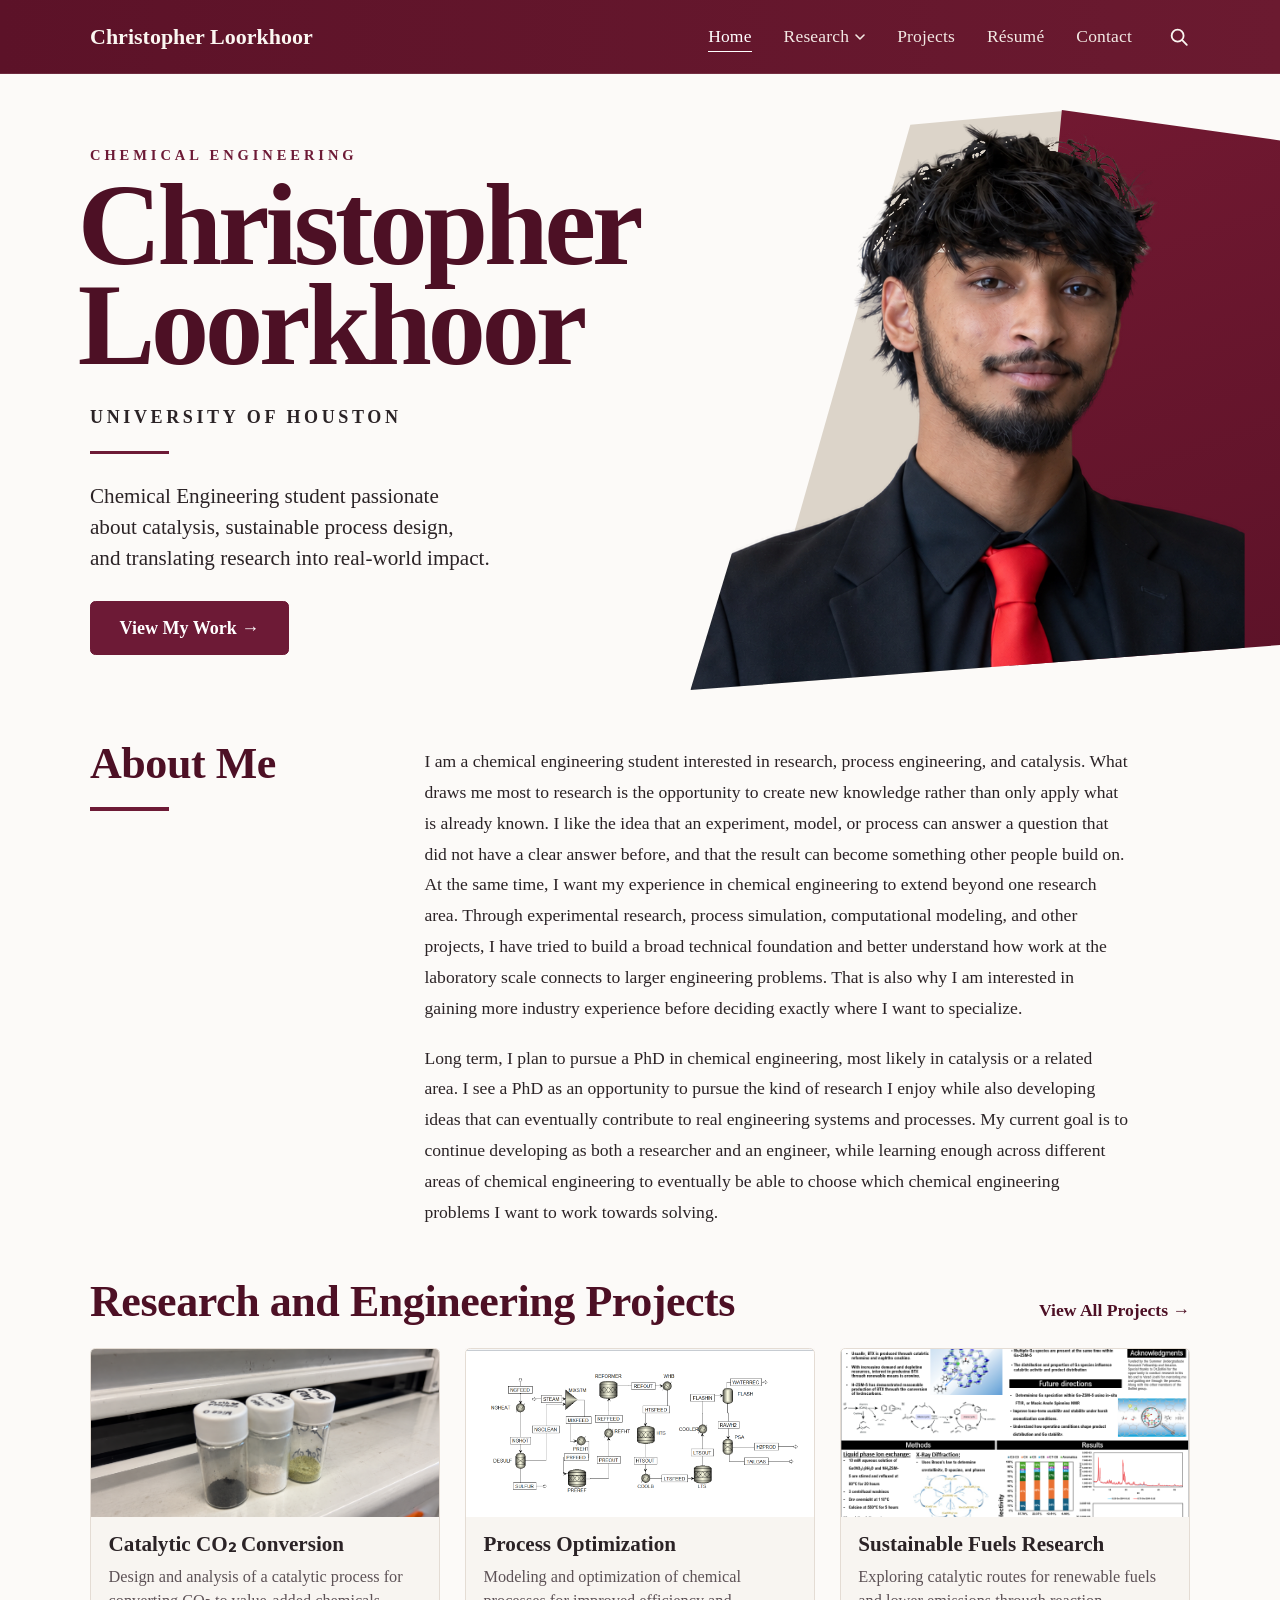
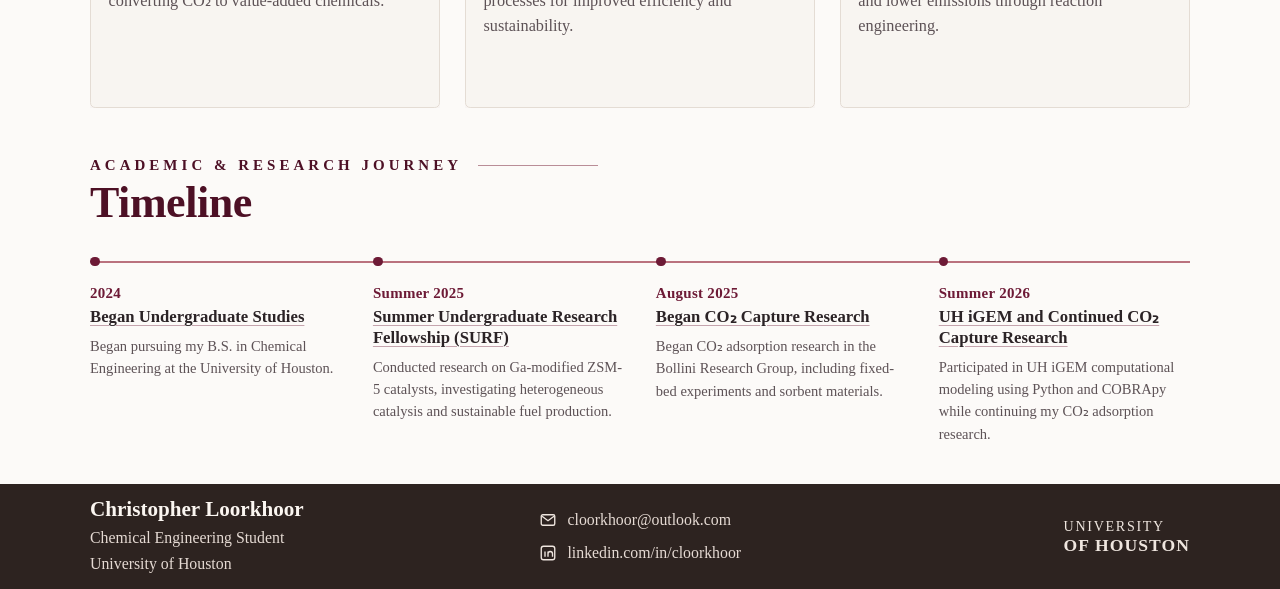
<file: index.html>
<!DOCTYPE html>
<html lang="en">
  <head>
    <meta charset="utf-8" />
    <meta name="viewport" content="width=device-width, initial-scale=1.0" />
    <meta
      name="description"
      content="Christopher Loorkhoor's chemical engineering portfolio: research, projects, and engineering experience."
    />
    <meta name="theme-color" content="#fcfaf8" />
    <title>Chemical Engineering Portfolio | Christopher Loorkhoor</title>
    <link href="assets/favicon.svg" rel="icon" type="image/svg+xml" />
    <link href="styles.css" rel="stylesheet" />
    <link href="homepage.css" rel="stylesheet" />
    <style>
      /* Homepage timeline links: kept here so only index.html needs updating. */
      .page-index a.timeline-title {
        text-decoration: underline;
        text-decoration-color: rgba(109, 26, 54, 0.38);
        text-decoration-thickness: 1px;
        text-underline-offset: 0.18em;
        transition: color 160ms ease, text-decoration-color 160ms ease;
      }
      .page-index a.timeline-title:hover,
      .page-index a.timeline-title:focus-visible {
        color: var(--h-wine);
        text-decoration-color: currentColor;
      }
      .page-index a.timeline-title:focus-visible {
        outline: 2px solid var(--h-wine);
        outline-offset: 4px;
      }
    </style>
  </head>
  <body class="page-index portfolio-redesign">
    <a class="skip-link" href="#main">Skip to content</a>

    <!-- ================================================================
         HEADER AND NAVIGATION
         ================================================================ -->
    <header class="site-header" data-header>
      <a class="wordmark" href="index.html" aria-label="Christopher Loorkhoor, home" aria-current="page">
        <span class="wordmark-name">Christopher Loorkhoor</span>
      </a>
      <button class="menu-toggle" type="button" aria-expanded="false" aria-controls="primary-nav">
        <span></span>
        <span></span>
        <span></span>
        <span class="sr-only">Open navigation</span>
      </button>
      <nav id="primary-nav" class="primary-nav" aria-label="Primary navigation">
        <a href="index.html" aria-current="page">Home</a>
        <details class="research-nav">
          <summary>Research</summary>
          <div class="research-nav-pages">
            <a href="research.html">Research Overview</a>
            <a href="sorbents.html">CO₂ Capture and Sorbents</a>
            <a href="catalysis.html">Catalysis and Sustainable Fuels</a>
          </div>
        </details>
        <a href="projects.html">Projects</a>

        <a href="resume.html">Résumé</a>
        <a href="contact.html">Contact</a>
      </nav>
      <!-- Search icon: links to the Projects page (there is no site search). -->
      <a class="header-search" href="projects.html" aria-label="Browse projects">
        <svg viewBox="0 0 24 24" width="20" height="20" fill="none" stroke="currentColor" stroke-width="2" stroke-linecap="round" aria-hidden="true"><circle cx="10.5" cy="10.5" r="6.5"/><path d="m15.5 15.5 5 5"/></svg>
      </a>
    </header>

    <main id="main" class="home-main">
      <!-- ================================================================
           HERO
           ================================================================ -->
      <section class="home-hero">
        <div class="hero-copy">
          <p class="eyebrow-label">Chemical Engineering</p>
          <h1>Christopher <span>Loorkhoor</span></h1>
          <p class="hero-school">University of Houston</p>
          <div class="hero-divider"></div>
          <p class="hero-summary">
            Chemical Engineering student passionate<br class="hero-br" />
            about catalysis, sustainable process design,<br class="hero-br" />
            and translating research into real-world impact.
          </p>
          <div class="hero-actions">
            <a class="button button-primary" href="research.html">View My Work →</a>
          </div>
        </div>

        <div class="hero-visual">
          <!-- HERO PORTRAIT STAGE: beige + burgundy panels sit behind the portrait (all positioned in homepage.css). -->
          <div class="hero-stage">
            <div class="hero-panel hero-panel--beige"></div>
            <div class="hero-panel hero-panel--wine"></div>
            <figure class="hero-photo">
              <!-- IMAGE: Portrait-cutout.png is your Portrait.jpg with the background removed.
                   To use the original photo instead, change src to assets/Portrait.jpg
                   (it will then show its own background inside the diagonal frame). -->
              <img class="replaceable-image" src="assets/Portrait-cutout.png" alt="Portrait of Christopher Loorkhoor" data-no-lightbox />
            </figure>
          </div>
        </div>
      </section>

      <!-- ================================================================
           ABOUT ME
           Edit the two paragraphs below. The nav "About" link jumps here (#about).
           ================================================================ -->
      <section class="home-about section-shell" id="about">
        <div class="about-heading">
          <h2>About Me</h2>
          <div class="about-rule"></div>
        </div>
        <div class="about-text">
          <p>
            I am a chemical engineering student interested in research, process engineering, and catalysis.
            What draws me most to research is the opportunity to create new knowledge rather than only apply
            what is already known. I like the idea that an experiment, model, or process can answer a question
            that did not have a clear answer before, and that the result can become something other people build
            on. At the same time, I want my experience in chemical engineering to extend beyond one research area.
            Through experimental research, process simulation, computational modeling, and other projects, I have
            tried to build a broad technical foundation and better understand how work at the laboratory scale
            connects to larger engineering problems. That is also why I am interested in gaining more industry
            experience before deciding exactly where I want to specialize.
          </p>
          <p>
            Long term, I plan to pursue a PhD in chemical engineering, most likely in catalysis or a related area.
            I see a PhD as an opportunity to pursue the kind of research I enjoy while also developing ideas that
            can eventually contribute to real engineering systems and processes. My current goal is to continue
            developing as both a researcher and an engineer, while learning enough across different areas of
            chemical engineering to eventually be able to choose which chemical engineering problems I want to
            work towards solving.
          </p>
        </div>
      </section>

      <!-- ================================================================
           RESEARCH AND ENGINEERING PROJECTS
           ================================================================ -->
      <section class="home-section section-shell">
        <div class="section-heading-row">
          <h2>Research and Engineering Projects</h2>
          <a class="text-link" href="projects.html">View All Projects →</a>
        </div>

        <div class="project-card-grid">
          <article class="project-card">
            <a class="project-card-link" href="sorbents.html">
              <span class="project-card-image">
                <!-- Replace assets/homepage/GaZSM5.png with another approved catalysis image if desired. -->
                <!-- IMAGE: change src to your filename; add a descriptive alt value. -->
                <img class="replaceable-image" src="assets/Samples.png" alt="Ga-ZSM-5 catalysis poster" />
              </span>
              <span class="project-card-body">
                <strong>Catalytic CO₂ Conversion</strong>
                <span>
                  Design and analysis of a catalytic process for converting CO₂ to <span class="nowrap">value-added</span> chemicals.
                </span>
               <!--<small class="tag-row">
                  <span>Catalysis</span><span>Process Design</span><span>Simulation</span>
                </small>-->
              </span>
            </a>
          </article>

          <article class="project-card">
            <a class="project-card-link" href="projects.html#smr">
              <span class="project-card-image">
                <!-- Replace assets/aspen-smr-flowsheet.png with another approved process image if desired. -->
                <!-- IMAGE: change src to your filename; add a descriptive alt value. -->
                <img class="replaceable-image" src="assets/aspen-smr-flowsheet.png" alt="Aspen Plus steam methane reforming flowsheet" />
              </span>
              <span class="project-card-body">
                <strong>Process Optimization</strong>
                <span>
                  Modeling and optimization of chemical processes for improved efficiency and sustainability.
                </span>
                <!--<small class="tag-row">
                  <span>Optimization</span><span>Aspen Plus</span><span>Techno-Econ</span>
                </small>-->
              </span>
            </a>
          </article>

          <article class="project-card">
            <a class="project-card-link" href="catalysis.html">
              <span class="project-card-image">
                <!-- Replace assets/Samples.png with another approved sorbent image if desired. -->
                <!-- IMAGE: change src to your filename; add a descriptive alt value. -->
                <img class="replaceable-image" src="assets/homepage/GaZSM5.png" alt="Nickel-cerium sorbent samples" />
              </span>
              <span class="project-card-body">
                <strong>Sustainable Fuels Research</strong>
                <span>
                  Exploring catalytic routes for renewable fuels and lower emissions through reaction engineering.
                </span>
                <!--<small class="tag-row">
                  <span>Renewable Fuels</span><span>Kinetics</span><span>Research</span>
                </small>-->
              </span>
            </a>
          </article>
        </div>
      </section>

      <!-- ================================================================
           TIMELINE
           ================================================================ -->
      <section class="home-section section-shell home-timeline-section">
        <div class="section-kicker-row">
          <p class="section-kicker">Academic &amp; Research Journey</p>
        </div>
        <div class="section-heading-row section-heading-row--stacked">
          <h2>Timeline</h2>
        </div>

        <!-- TIMELINE: four milestones. Copy a <article> block to add another (also change the
             column count in homepage.css: grid-template-columns on .mini-timeline). -->
        <div class="mini-timeline" aria-label="Academic and research timeline">
          <div class="timeline-line"></div>
          <article class="timeline-step">
            <span class="timeline-dot"></span>
            <h3>2024</h3>
            <a class="timeline-title" href="resume.html">Began Undergraduate Studies</a>
            <p>Began pursuing my B.S. in Chemical Engineering at the University of Houston.</p>
          </article>
          <article class="timeline-step">
            <span class="timeline-dot"></span>
            <h3>Summer 2025</h3>
            <a class="timeline-title" href="catalysis.html">Summer Undergraduate Research Fellowship (SURF)</a>
            <p>Conducted research on Ga-modified ZSM-5 catalysts, investigating heterogeneous catalysis and sustainable fuel production.</p>
          </article>
          <article class="timeline-step">
            <span class="timeline-dot"></span>
            <h3>August 2025</h3>
            <a class="timeline-title" href="sorbents.html">Began CO₂ Capture Research</a>
            <p>Began CO₂ adsorption research in the Bollini Research Group, including fixed-bed experiments and sorbent materials.</p>
          </article>
          <article class="timeline-step">
            <span class="timeline-dot"></span>
            <h3>Summer 2026</h3>
            <a class="timeline-title" href="projects.html#igem">UH iGEM and Continued CO₂ Capture Research</a>
            <p>Participated in UH iGEM computational modeling using Python and COBRApy while continuing my CO₂ adsorption research.</p>
          </article>
        </div>
      </section>
    </main>

    <!-- ================================================================
         FOOTER
         ================================================================ -->
    <footer class="site-footer home-footer">
      <div class="home-footer-inner">
        <div class="home-footer-col">
          <strong>Christopher Loorkhoor</strong>
          <span>Chemical Engineering Student</span>
          <span>University of Houston</span>
        </div>
        <div class="home-footer-col home-footer-col--center">
          <a href="mailto:cloorkhoor@outlook.com">
            <svg viewBox="0 0 24 24" width="18" height="18" fill="none" stroke="currentColor" stroke-width="1.8" aria-hidden="true"><rect x="3" y="5" width="18" height="14" rx="2"/><path d="m4 7 8 6 8-6"/></svg>
            cloorkhoor@outlook.com
          </a>
          <span>
            <svg viewBox="0 0 24 24" width="18" height="18" fill="none" stroke="currentColor" stroke-width="1.8" aria-hidden="true"><rect x="3" y="3" width="18" height="18" rx="3"/><path d="M8 10v7M8 7v.01M12 17v-7m0 3a3 3 0 0 1 6 0v4"/></svg>
            linkedin.com/in/cloorkhoor
          </span>
        </div>
        <div class="home-footer-col home-footer-col--right">
          <span class="home-footer-uh">University<br /><b>of Houston</b></span>
        </div>
      </div>
    </footer>

    <script src="script.js"></script>
  </body>
</html>
</file>
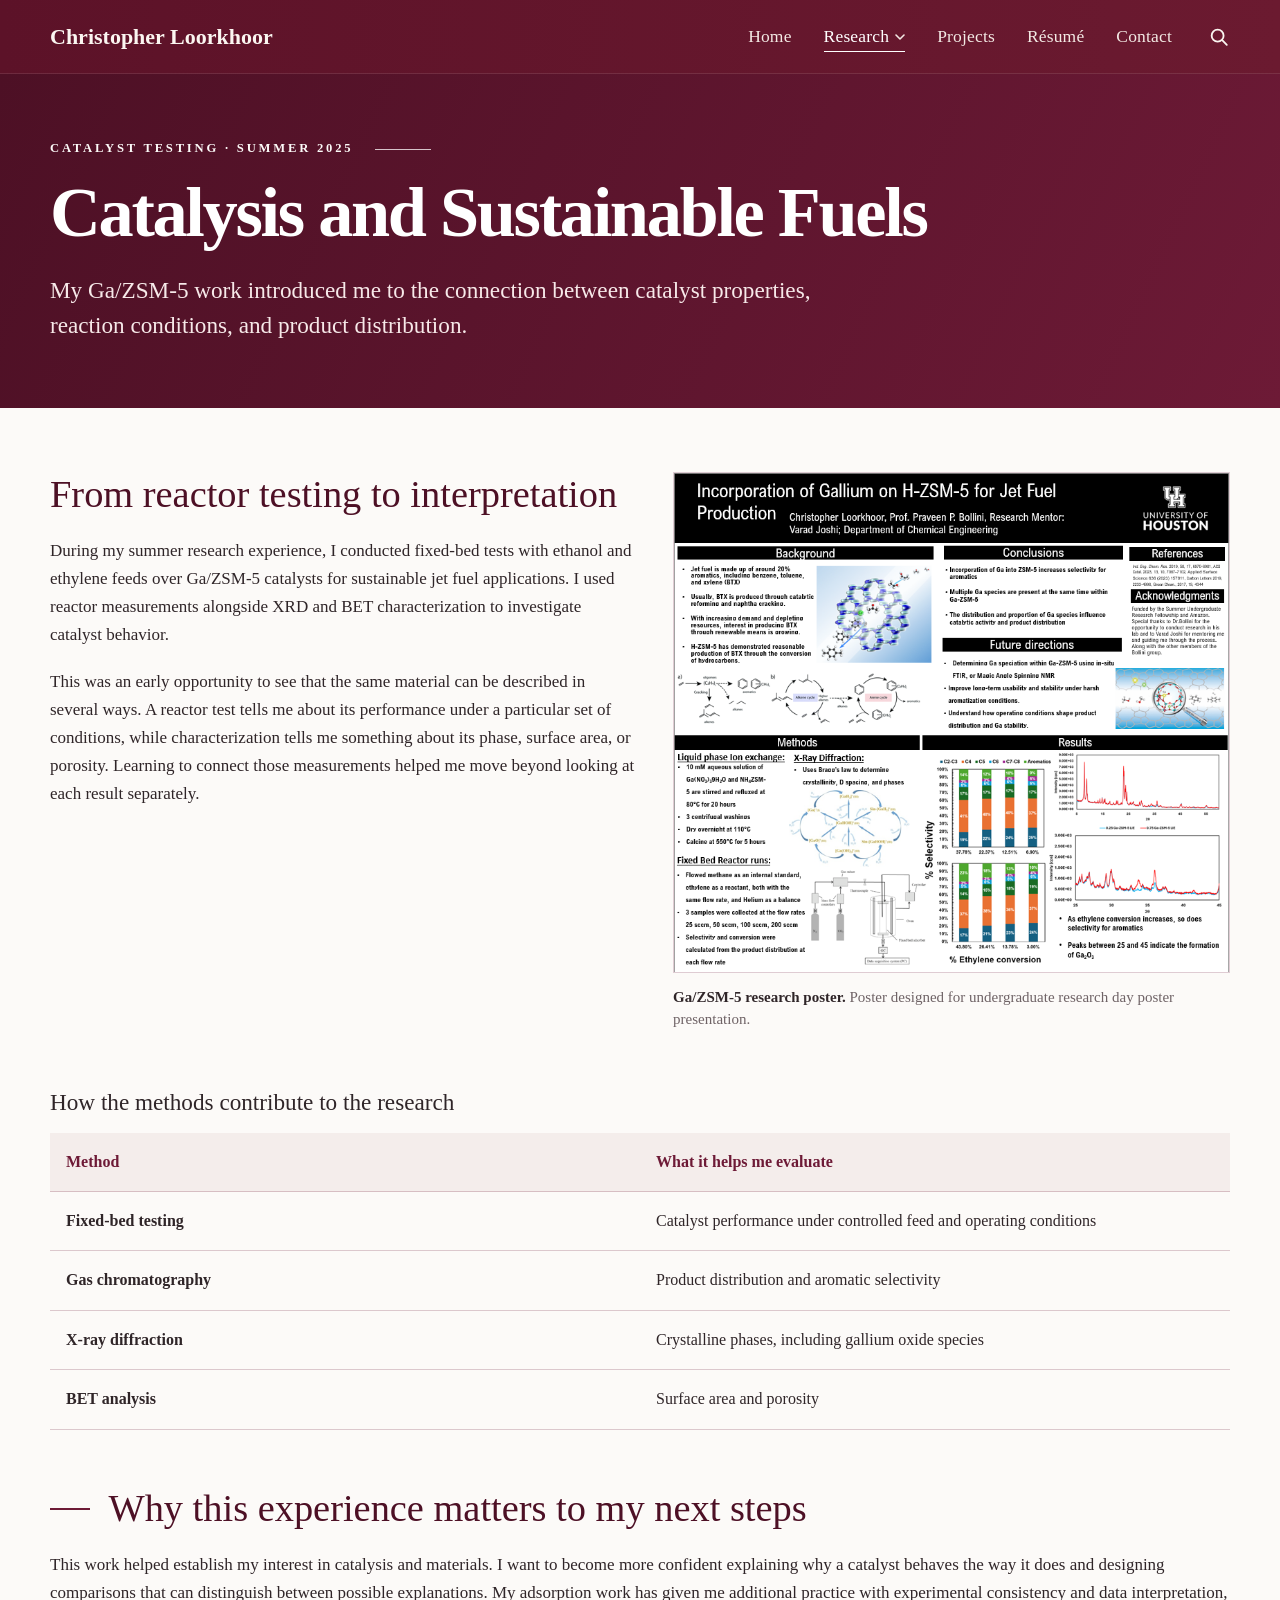
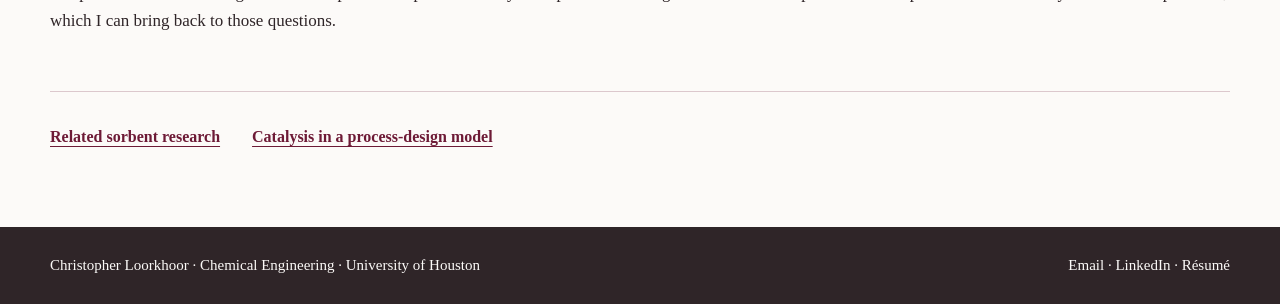
<file: catalysis.html>
<!DOCTYPE html>

<html lang="en">
<head>
<!-- EDIT PAGE TITLE AND DESCRIPTION BELOW. Visible page text is inside <main>. -->
<meta charset="utf-8"/>
<meta content="width=device-width, initial-scale=1.0" name="viewport"/>
<meta content="Christopher Loorkhoor's chemical engineering portfolio: research, projects, and engineering experience." name="description"/>
<meta content="#fcfaf8" name="theme-color"/>
<title>Catalysis and Sustainable Fuels | Christopher Loorkhoor</title>
<link href="assets/favicon.svg" rel="icon" type="image/svg+xml"/>
<link href="styles.css" rel="stylesheet"/>
</head>
<body class="page-catalysis portfolio-redesign">
<a class="skip-link" href="#main">Skip to content</a>
<!--
 ================================================================
 HEADER AND NAVIGATION — link text and destination filenames
 ================================================================
 -->
<header class="site-header" data-header="">
<a aria-label="Christopher Loorkhoor, home" class="wordmark" href="index.html">
<span class="wordmark-name">Christopher Loorkhoor</span>
</a>
<button aria-controls="primary-nav" aria-expanded="false" class="menu-toggle" type="button">
<span></span>
<span></span>
<span></span>
<span class="sr-only">Open navigation</span>
</button>
<nav id="primary-nav" class="primary-nav" aria-label="Primary navigation">
        <a href="index.html">Home</a>
        <details class="research-nav">
          <summary>Research</summary>
          <div class="research-nav-pages">
            <a href="research.html">Research Overview</a>
            <a href="sorbents.html">CO₂ Capture and Sorbents</a>
            <a href="catalysis.html" aria-current="page">Catalysis and Sustainable Fuels</a>
          </div>
        </details>
        <a href="projects.html">Projects</a>

        <a href="resume.html">Résumé</a>
        <a href="contact.html">Contact</a>
      </nav>
      <!-- Search icon: links to the Projects page (there is no site search). -->
      <a class="header-search" href="projects.html" aria-label="Browse projects">
        <svg viewBox="0 0 24 24" width="20" height="20" fill="none" stroke="currentColor" stroke-width="2" stroke-linecap="round" aria-hidden="true"><circle cx="10.5" cy="10.5" r="6.5"/><path d="m15.5 15.5 5 5"/></svg>
      </a>
    </header>
<!--
 ================================================================
 PAGE CONTENT — Catalysis and Sustainable Fuels
 ================================================================
 -->
<main id="main">
<div class="section-shell inner-page">
<!--
 ================================================================
 PAGE HEADING — subtitle, main title, and opening paragraph
 ================================================================
 -->
<div class="page-heading">
<p class="eyebrow">
            Catalyst testing · Summer 2025
          </p>
<h1>Catalysis and Sustainable Fuels</h1>
<p class="page-lead">
            My Ga/ZSM-5 work introduced me to the connection between catalyst properties, reaction
            conditions, and product distribution.
          </p>
</div>
<!--
 ================================================================
 SECTION: From reactor testing to interpretation
 ================================================================
 -->
<section class="reading-section media-section" id="contribution">
<div class="media-layout">
<div class="media-copy">
<h2>From reactor testing to interpretation</h2>
<p>
                During my summer research experience, I conducted fixed-bed tests with ethanol and
                ethylene feeds over Ga/ZSM-5 catalysts for sustainable jet fuel applications. I used
                reactor measurements alongside XRD and BET characterization to investigate catalyst
                behavior.
              </p>
<p>
                This was an early opportunity to see that the same material can be described in
                several ways. A reactor test tells me about its performance under a particular set
                of conditions, while characterization tells me something about its phase, surface
                area, or porosity. Learning to connect those measurements helped me move beyond
                looking at each result separately.
              </p>
</div>
<div class="media-visual">

<figure class="project-figure">
<a aria-label="Open the Ga/ZSM-5 research poster at full size in a new tab" href="assets/homepage/GaZSM5.png" rel="noopener noreferrer" target="_blank">
<!-- IMAGE: change src to your filename; add a descriptive alt value. -->
<img alt="Research poster titled Incorporation of Gallium on H-ZSM-5 for Jet Fuel Production, with background, methods, results, conclusions, and future directions." decoding="async" height="721" loading="lazy" src="assets/homepage/GaZSM5.png" width="802"/>
</a>
<figcaption>
<strong>Ga/ZSM-5 research poster.</strong> Poster designed for undergraduate research day poster presentation.
</figcaption>
</figure>
</div>
</div>
</section>
<!--
 ================================================================
 TABLE — edit headings in <th> and values in <td>
 ================================================================
 -->
<div class="table-wrap">
<table>
<caption>How the methods contribute to the research</caption>
<thead>
<tr>
<th scope="col">Method</th>
<th scope="col">What it helps me evaluate</th>
</tr>
</thead>
<tbody>
<tr>
<th scope="row">Fixed-bed testing</th>
<td>Catalyst performance under controlled feed and operating conditions</td>
</tr>
<tr>
<th scope="row">Gas chromatography</th>
<td>Product distribution and aromatic selectivity</td>
</tr>
<tr>
<th scope="row">X-ray diffraction</th>
<td>Crystalline phases, including gallium oxide species</td>
</tr>
<tr>
<th scope="row">BET analysis</th>
<td>Surface area and porosity</td>
</tr>
</tbody>
</table>
</div>
<!--
 ================================================================
 SECTION: Why this experience matters to my next steps
 ================================================================
 -->
<section class="reading-section" id="development">
<h2>Why this experience matters to my next steps</h2>
<p>
            This work helped establish my interest in catalysis and materials. I want to become more
            confident explaining why a catalyst behaves the way it does and designing comparisons
            that can distinguish between possible explanations. My adsorption work has given me
            additional practice with experimental consistency and data interpretation, which I can
            bring back to those questions.
          </p>
</section>
<div class="related-links">
<a href="sorbents.html">Related sorbent research</a>
<a href="projects.html#smr">Catalysis in a process-design model</a>

</div>
</div>
</main>
<!--
 ================================================================
 FOOTER — name, email, LinkedIn, and résumé links
 ================================================================
 -->
<footer class="site-footer section-shell">
<p>
        Christopher Loorkhoor · Chemical Engineering · University of Houston
      </p>
<div>
<a href="mailto:cloorkhoor@outlook.com">Email</a> · <a href="https://www.linkedin.com/in/cloorkhoor/" rel="noopener noreferrer" target="_blank">LinkedIn</a> · <a href="resume.html">Résumé</a>
</div>
</footer>
<!--
 ================================================================
 PAGE BEHAVIOR — shared JavaScript in script.js
 ================================================================
 -->
<script src="script.js"></script>
</body>
</html>
</file>
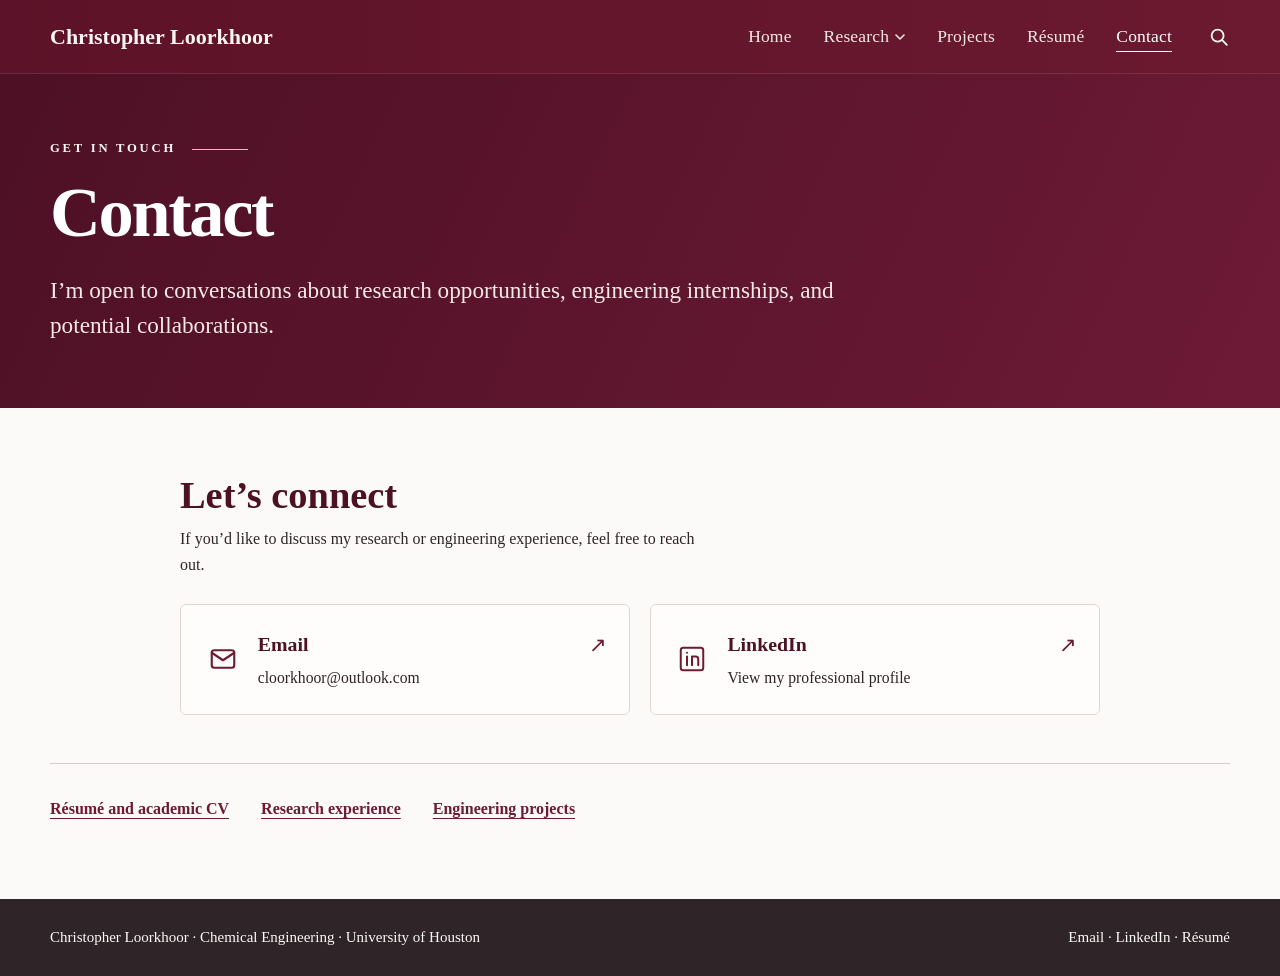
<file: contact.html>
<!DOCTYPE html>

<html lang="en">
<head>
<!-- EDIT PAGE TITLE AND DESCRIPTION BELOW. Visible page text is inside <main>. -->
<meta charset="utf-8"/>
<meta content="width=device-width, initial-scale=1.0" name="viewport"/>
<meta content="Contact Christopher Loorkhoor regarding chemical engineering research, internships, and collaborations." name="description"/>
<meta content="#fcfaf8" name="theme-color"/>
<title>Contact | Christopher Loorkhoor</title>
<link href="assets/favicon.svg" rel="icon" type="image/svg+xml"/>
<link href="styles.css" rel="stylesheet"/>
</head>
<body class="portfolio-redesign page-contact">
<a class="skip-link" href="#main">Skip to content</a>
<!--
 ================================================================
 HEADER AND NAVIGATION — link text and destination filenames
 ================================================================
 -->
<header class="site-header" data-header="">
<a aria-label="Christopher Loorkhoor, home" class="wordmark" href="index.html">
<span class="wordmark-name">Christopher Loorkhoor</span>
</a>
<button aria-controls="primary-nav" aria-expanded="false" class="menu-toggle" type="button">
<span></span>
<span></span>
<span></span>
<span class="sr-only">Open navigation</span>
</button>
<nav id="primary-nav" class="primary-nav" aria-label="Primary navigation">
        <a href="index.html">Home</a>
        <details class="research-nav">
          <summary>Research</summary>
          <div class="research-nav-pages">
            <a href="research.html">Research Overview</a>
            <a href="sorbents.html">CO₂ Capture and Sorbents</a>
            <a href="catalysis.html">Catalysis and Sustainable Fuels</a>
          </div>
        </details>
        <a href="projects.html">Projects</a>

        <a href="resume.html">Résumé</a>
        <a href="contact.html" aria-current="page">Contact</a>
      </nav>
      <!-- Search icon: links to the Projects page (there is no site search). -->
      <a class="header-search" href="projects.html" aria-label="Browse projects">
        <svg viewBox="0 0 24 24" width="20" height="20" fill="none" stroke="currentColor" stroke-width="2" stroke-linecap="round" aria-hidden="true"><circle cx="10.5" cy="10.5" r="6.5"/><path d="m15.5 15.5 5 5"/></svg>
      </a>
    </header>
<!--
 ================================================================
 PAGE CONTENT — Contact
 ================================================================
 -->
<main id="main">
  <div class="section-shell inner-page">
    <!-- ==============================================================
         CONTACT PAGE HEADER — matches the other interior pages.
         ============================================================== -->
    <div class="page-heading">
      <p class="eyebrow">Get in Touch</p>
      <h1>Contact</h1>
      <p class="page-lead">
        I’m open to conversations about research opportunities, engineering internships,
        and potential collaborations.
      </p>
    </div>

    <!-- ==============================================================
         CONTACT OPTIONS — edit links or descriptions below.
         No contact form or backend is needed.
         ============================================================== -->
    <section class="contact-main" aria-labelledby="contact-options-title">
      <h2 id="contact-options-title">Let’s connect</h2>
      <p>If you’d like to discuss my research or engineering experience, feel free to reach out.</p>
      <div class="contact-options">
        <a class="contact-option" href="mailto:cloorkhoor@outlook.com">
          <span class="contact-option-icon" aria-hidden="true">
            <svg viewBox="0 0 24 24" fill="none" stroke="currentColor" stroke-width="1.7" stroke-linecap="round" stroke-linejoin="round"><rect x="3" y="5" width="18" height="14" rx="2"/><path d="m3 7 9 6 9-6"/></svg>
          </span>
          <span class="contact-option-copy"><strong>Email</strong><span>cloorkhoor@outlook.com</span></span>
          <span class="contact-option-arrow" aria-hidden="true">↗</span>
        </a>
        <a class="contact-option" href="https://www.linkedin.com/in/cloorkhoor/" target="_blank" rel="noopener noreferrer">
          <span class="contact-option-icon" aria-hidden="true">
            <svg viewBox="0 0 24 24" fill="none" stroke="currentColor" stroke-width="1.6" stroke-linecap="round" stroke-linejoin="round"><rect x="3" y="3" width="18" height="18" rx="2"/><path d="M8 10v7M8 7h.01M12 17v-7h3a2 2 0 0 1 2 2v5"/></svg>
          </span>
          <span class="contact-option-copy"><strong>LinkedIn</strong><span>View my professional profile</span></span>
          <span class="contact-option-arrow" aria-hidden="true">↗</span>
        </a>
      </div>
    </section>

    <div class="related-links">
      <a href="resume.html">Résumé and academic CV</a>
      <a href="research.html">Research experience</a>
      <a href="projects.html">Engineering projects</a>
    </div>
  </div>
</main>
<!--
 ================================================================
 FOOTER — name, email, LinkedIn, and résumé links
 ================================================================
 -->
<footer class="site-footer section-shell">
<p>
        Christopher Loorkhoor · Chemical Engineering · University of Houston
      </p>
<div>
<a href="mailto:cloorkhoor@outlook.com">Email</a> · <a href="https://www.linkedin.com/in/cloorkhoor/" rel="noopener noreferrer" target="_blank">LinkedIn</a> · <a href="resume.html">Résumé</a>
</div>
</footer>
<!--
 ================================================================
 PAGE BEHAVIOR — shared JavaScript in script.js
 ================================================================
 -->
<script src="script.js"></script>
</body>
</html>
</file>
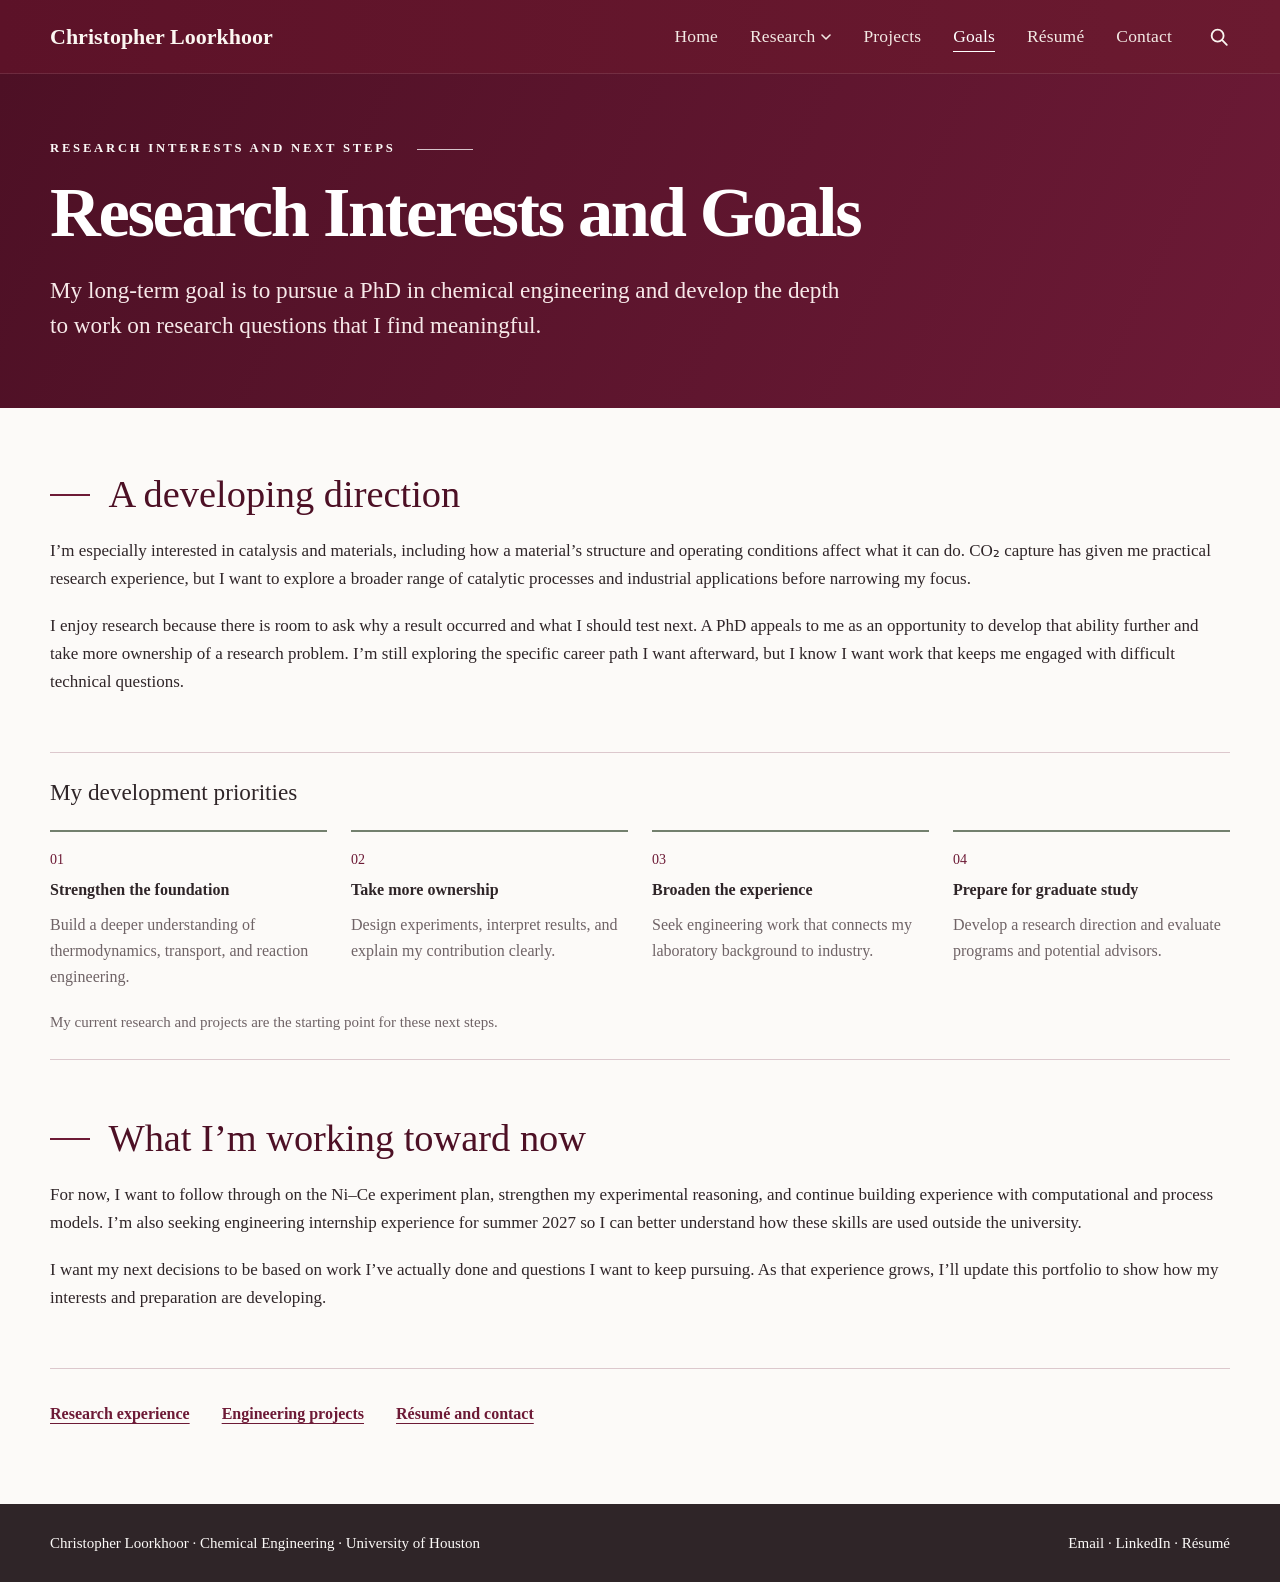
<file: goals.html>
<!DOCTYPE html>

<html lang="en">
<head>
<!-- EDIT PAGE TITLE AND DESCRIPTION BELOW. Visible page text is inside <main>. -->
<meta charset="utf-8"/>
<meta content="width=device-width, initial-scale=1.0" name="viewport"/>
<meta content="Christopher Loorkhoor's chemical engineering portfolio: research, projects, experience, and goals." name="description"/>
<meta content="#fcfaf8" name="theme-color"/>
<title>Research Interests and Goals | Christopher Loorkhoor</title>
<link href="assets/favicon.svg" rel="icon" type="image/svg+xml"/>
<link href="styles.css" rel="stylesheet"/>
</head>
<body class="portfolio-redesign page-goals">
<a class="skip-link" href="#main">Skip to content</a>
<!--
 ================================================================
 HEADER AND NAVIGATION — link text and destination filenames
 ================================================================
 -->
<header class="site-header" data-header="">
<a aria-label="Christopher Loorkhoor, home" class="wordmark" href="index.html">
<span class="wordmark-name">Christopher Loorkhoor</span>
</a>
<button aria-controls="primary-nav" aria-expanded="false" class="menu-toggle" type="button">
<span></span>
<span></span>
<span></span>
<span class="sr-only">Open navigation</span>
</button>
<nav id="primary-nav" class="primary-nav" aria-label="Primary navigation">
        <a href="index.html">Home</a>
        <details class="research-nav">
          <summary>Research</summary>
          <div class="research-nav-pages">
            <a href="research.html">Research Overview</a>
            <a href="sorbents.html">CO₂ Capture and Sorbents</a>
            <a href="catalysis.html">Catalysis and Sustainable Fuels</a>
          </div>
        </details>
        <a href="projects.html">Projects</a>
        <a href="goals.html" aria-current="page">Goals</a>
        <a href="resume.html">Résumé</a>
        <a href="resume.html#contact">Contact</a>
      </nav>
      <!-- Search icon: links to the Projects page (there is no site search). -->
      <a class="header-search" href="projects.html" aria-label="Browse projects">
        <svg viewBox="0 0 24 24" width="20" height="20" fill="none" stroke="currentColor" stroke-width="2" stroke-linecap="round" aria-hidden="true"><circle cx="10.5" cy="10.5" r="6.5"/><path d="m15.5 15.5 5 5"/></svg>
      </a>
    </header>
<!--
 ================================================================
 PAGE CONTENT — Research Interests and Goals
 ================================================================
 -->
<main id="main">
<div class="section-shell inner-page">
<!--
 ================================================================
 PAGE HEADING — subtitle, main title, and opening paragraph
 ================================================================
 -->
<div class="page-heading">
<p class="eyebrow">
            Research interests and next steps
          </p>
<h1>Research Interests and Goals</h1>
<p class="page-lead">
            My long-term goal is to pursue a PhD in chemical engineering and develop the depth to
            work on research questions that I find meaningful.
          </p>
</div>
<!--
 ================================================================
 SECTION: A developing direction
 ================================================================
 -->
<section class="reading-section" id="interests">
<h2>A developing direction</h2>
<p>
            I’m especially interested in catalysis and materials, including how a material’s
            structure and operating conditions affect what it can do. CO₂ capture has given me
            practical research experience, but I want to explore a broader range of catalytic
            processes and industrial applications before narrowing my focus.
          </p>
<p>
            I enjoy research because there is room to ask why a result occurred and what I should
            test next. A PhD appeals to me as an opportunity to develop that ability further and
            take more ownership of a research problem. I’m still exploring the specific career path
            I want afterward, but I know I want work that keeps me engaged with difficult technical
            questions.
          </p>
</section>
<figure class="workflow">
<figcaption>My development priorities</figcaption>
<ol>
<li>
<strong>Strengthen the foundation</strong>
<span>Build a deeper understanding of thermodynamics, transport, and reaction engineering.</span>
</li>
<li>
<strong>Take more ownership</strong>
<span>Design experiments, interpret results, and explain my contribution clearly.</span>
</li>
<li>
<strong>Broaden the experience</strong>
<span>Seek engineering work that connects my laboratory background to industry.</span>
</li>
<li>
<strong>Prepare for graduate study</strong>
<span>Develop a research direction and evaluate programs and potential advisors.</span>
</li>
</ol>
<p>
            My current research and projects are the starting point for these next steps.
          </p>
</figure>
<!--
 ================================================================
 SECTION: What I’m working toward now
 ================================================================
 -->
<section class="reading-section" id="next">
<h2>What I’m working toward now</h2>
<p>
            For now, I want to follow through on the Ni–Ce experiment plan, strengthen my
            experimental reasoning, and continue building experience with computational and process
            models. I’m also seeking engineering internship experience for summer 2027 so I can
            better understand how these skills are used outside the university.
          </p>
<p>
            I want my next decisions to be based on work I’ve actually done and questions I want to
            keep pursuing. As that experience grows, I’ll update this portfolio to show how my
            interests and preparation are developing.
          </p>
</section>
<div class="related-links">
<a href="research.html">Research experience</a>
<a href="projects.html">Engineering projects</a>
<a href="resume.html">Résumé and contact</a>
</div>
</div>
</main>
<!--
 ================================================================
 FOOTER — name, email, LinkedIn, and résumé links
 ================================================================
 -->
<footer class="site-footer section-shell">
<p>
        Christopher Loorkhoor · Chemical Engineering · University of Houston
      </p>
<div>
<a href="mailto:cloorkhoor@outlook.com">Email</a> · <a href="https://www.linkedin.com/in/cloorkhoor/" rel="noopener noreferrer" target="_blank">LinkedIn</a> · <a href="resume.html">Résumé</a>
</div>
</footer>
<!--
 ================================================================
 PAGE BEHAVIOR — shared JavaScript in script.js
 ================================================================
 -->
<script src="script.js"></script>
</body>
</html>
</file>
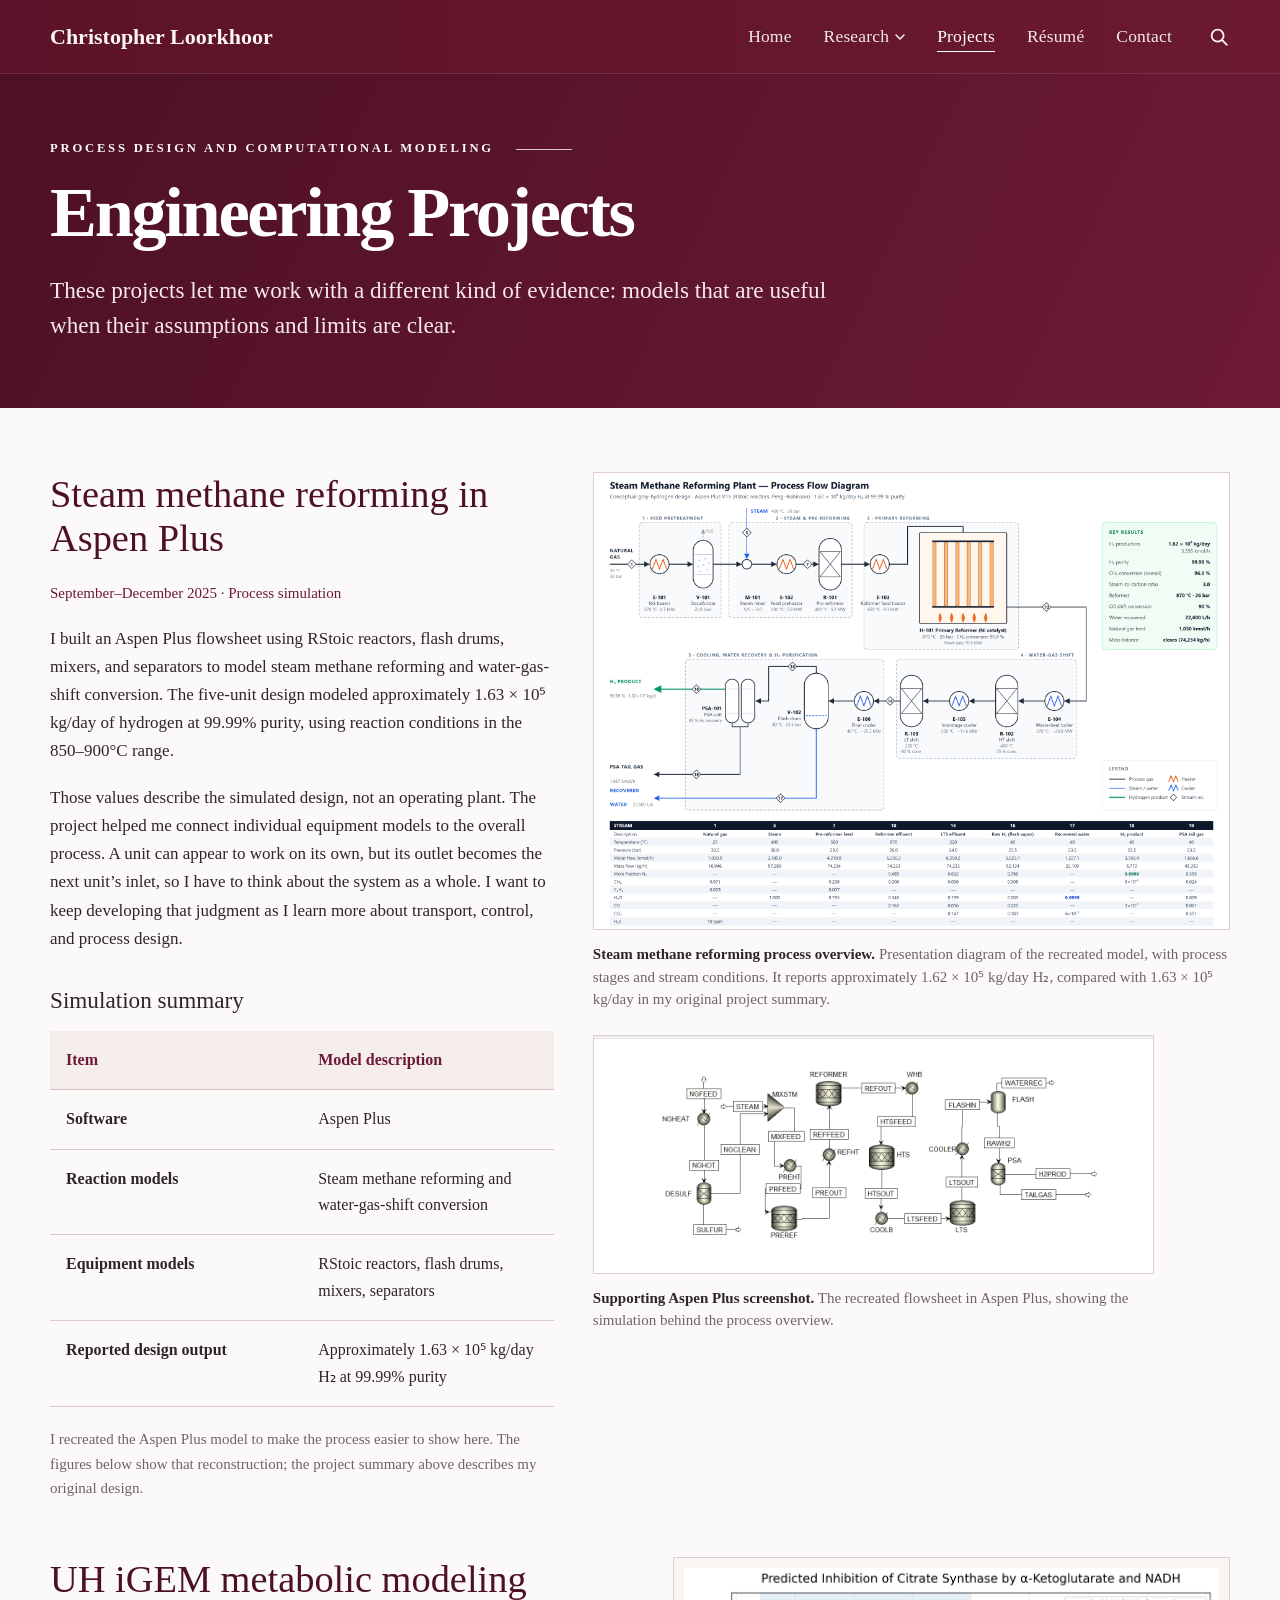
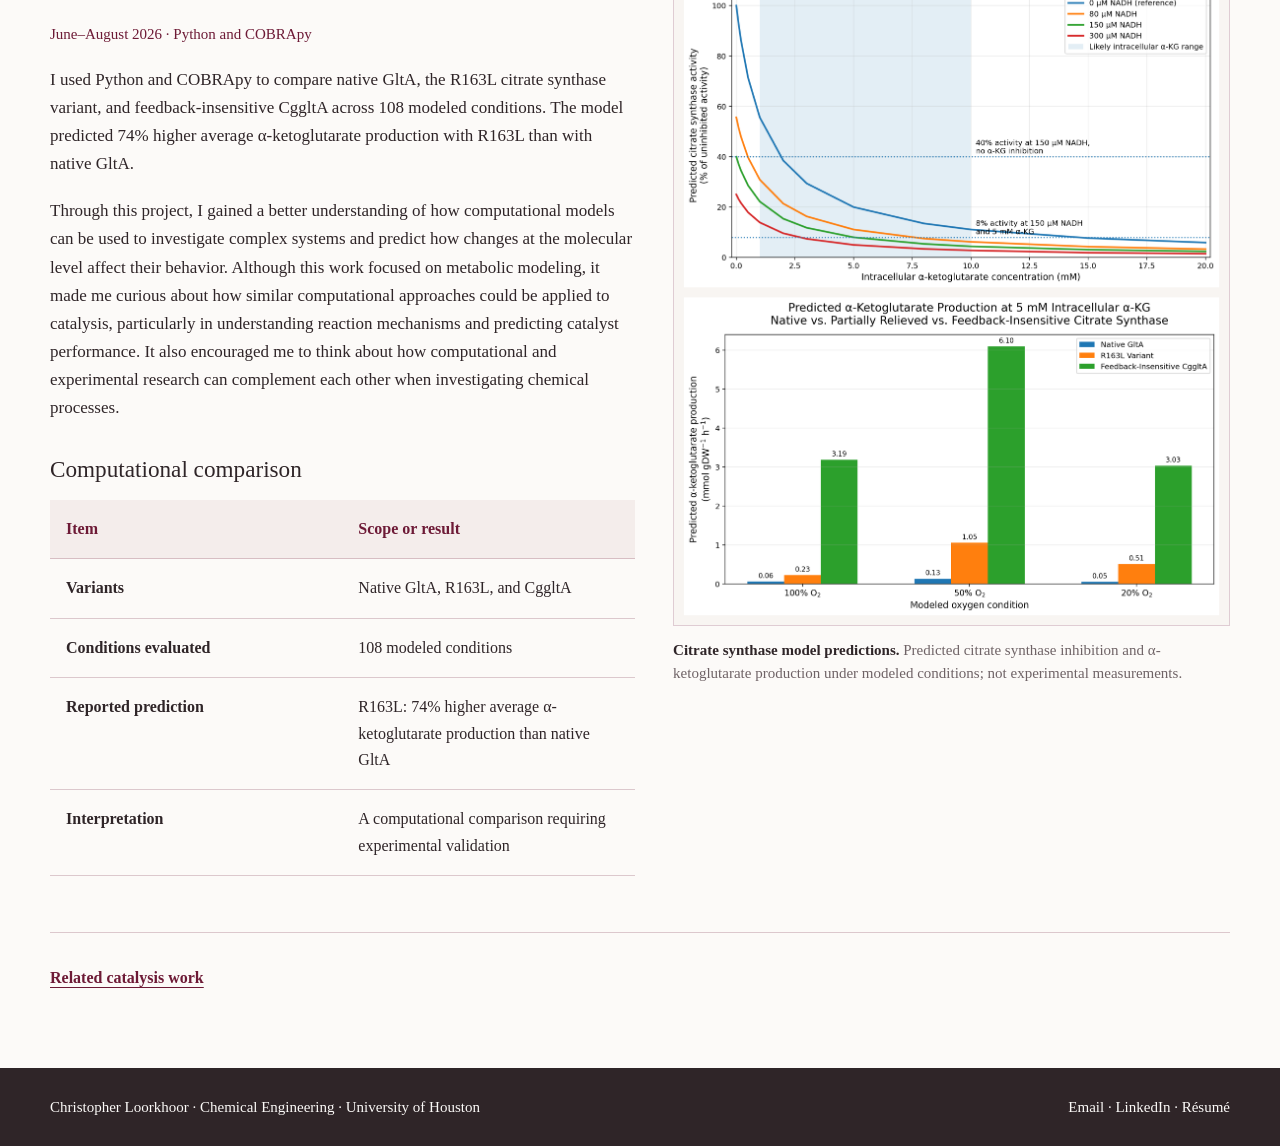
<file: projects.html>
<!DOCTYPE html>

<html lang="en">
<head>
<!-- EDIT PAGE TITLE AND DESCRIPTION BELOW. Visible page text is inside <main>. -->
<meta charset="utf-8"/>
<meta content="width=device-width, initial-scale=1.0" name="viewport"/>
<meta content="Christopher Loorkhoor's chemical engineering portfolio: research, projects, and engineering experience." name="description"/>
<meta content="#fcfaf8" name="theme-color"/>
<title>Engineering Projects | Christopher Loorkhoor</title>
<link href="assets/favicon.svg" rel="icon" type="image/svg+xml"/>
<link href="styles.css" rel="stylesheet"/>
</head>
<body class="page-projects portfolio-redesign">
<a class="skip-link" href="#main">Skip to content</a>
<!--
 ================================================================
 HEADER AND NAVIGATION — link text and destination filenames
 ================================================================
 -->
<header class="site-header" data-header="">
<a aria-label="Christopher Loorkhoor, home" class="wordmark" href="index.html">
<span class="wordmark-name">Christopher Loorkhoor</span>
</a>
<button aria-controls="primary-nav" aria-expanded="false" class="menu-toggle" type="button">
<span></span>
<span></span>
<span></span>
<span class="sr-only">Open navigation</span>
</button>
<nav id="primary-nav" class="primary-nav" aria-label="Primary navigation">
        <a href="index.html">Home</a>
        <details class="research-nav">
          <summary>Research</summary>
          <div class="research-nav-pages">
            <a href="research.html">Research Overview</a>
            <a href="sorbents.html">CO₂ Capture and Sorbents</a>
            <a href="catalysis.html">Catalysis and Sustainable Fuels</a>
          </div>
        </details>
        <a href="projects.html" aria-current="page">Projects</a>

        <a href="resume.html">Résumé</a>
        <a href="contact.html">Contact</a>
      </nav>
      <!-- Search icon: links to the Projects page (there is no site search). -->
      <a class="header-search" href="projects.html" aria-label="Browse projects">
        <svg viewBox="0 0 24 24" width="20" height="20" fill="none" stroke="currentColor" stroke-width="2" stroke-linecap="round" aria-hidden="true"><circle cx="10.5" cy="10.5" r="6.5"/><path d="m15.5 15.5 5 5"/></svg>
      </a>
    </header>
<!--
 ================================================================
 PAGE CONTENT — Engineering Projects
 ================================================================
 -->
<main id="main">
<div class="section-shell inner-page">
<!--
 ================================================================
 PAGE HEADING — subtitle, main title, and opening paragraph
 ================================================================
 -->
<div class="page-heading">
<p class="eyebrow">
            Process design and computational modeling
          </p>
<h1>Engineering Projects</h1>
<p class="page-lead">
            These projects let me work with a different kind of evidence: models that are useful
            when their assumptions and limits are clear.
          </p>
</div>
<!--
 ================================================================
 SECTION: Steam methane reforming in Aspen Plus
 ================================================================
 -->
<section class="reading-section media-section smr-project" id="smr">
<div class="media-layout">
<div class="media-copy">
<h2>Steam methane reforming in Aspen Plus</h2>
<p class="project-date">
                September–December 2025 · Process simulation
              </p>
<p>
                I built an Aspen Plus flowsheet using RStoic reactors, flash drums, mixers, and
                separators to model steam methane reforming and water-gas-shift conversion. The
                five-unit design modeled approximately 1.63 × 10⁵ kg/day of hydrogen at 99.99%
                purity, using reaction conditions in the 850–900°C range.
              </p>
<p>
                Those values describe the simulated design, not an operating plant. The project
                helped me connect individual equipment models to the overall process. A unit can
                appear to work on its own, but its outlet becomes the next unit’s inlet, so I have
                to think about the system as a whole. I want to keep developing that judgment as I
                learn more about transport, control, and process design.
              </p>
<!--
 ================================================================
 TABLE — edit headings in <th> and values in <td>
 ================================================================
 -->
<div class="table-wrap">
<table>
<caption>Simulation summary</caption>
<thead>
<tr>
<th scope="col">Item</th>
<th scope="col">Model description</th>
</tr>
</thead>
<tbody>
<tr>
<th scope="row">Software</th>
<td>Aspen Plus</td>
</tr>
<tr>
<th scope="row">Reaction models</th>
<td>Steam methane reforming and water-gas-shift conversion</td>
</tr>
<tr>
<th scope="row">Equipment models</th>
<td>RStoic reactors, flash drums, mixers, separators</td>
</tr>
<tr>
<th scope="row">Reported design output</th>
<td>Approximately 1.63 × 10⁵ kg/day H₂ at 99.99% purity</td>
</tr>
</tbody>
</table>
</div>
<p class="reconstruction-note">
                I recreated the Aspen Plus model to make the process easier to show here. The
                figures below show that reconstruction; the project summary above describes my
                original design.
              </p>
</div>
<div class="media-visual">
<div class="smr-figures">
<figure class="project-figure">
<a aria-label="Open the SMR process diagram at full size in a new tab" href="assets/smr-process-diagram.png" rel="noopener noreferrer" target="_blank">
<!-- IMAGE: change src to your filename; add a descriptive alt value. -->
<img alt="Presentation process diagram grouping the SMR design into feed pretreatment, steam and pre-reforming, primary reforming, water-gas shift, and hydrogen purification, with a stream table and model results." decoding="async" height="1472" loading="lazy" src="assets/smr-process-diagram.png" width="2048"/>
</a>
<figcaption>
<strong>Steam methane reforming process overview.</strong> Presentation diagram of the recreated model, with process stages and stream conditions. It reports approximately 1.62 × 10⁵ kg/day H₂, compared with 1.63 × 10⁵ kg/day in my original project summary.
</figcaption>
</figure>
<figure class="project-figure supporting-figure">
<a aria-label="Open the Aspen Plus flowsheet at full size in a new tab" href="assets/aspen-smr-flowsheet.png" rel="noopener noreferrer" target="_blank">
<!-- IMAGE: change src to your filename; add a descriptive alt value. -->
<img alt="Aspen Plus flowsheet showing natural gas pretreatment, steam mixing, pre-reforming, primary reforming, high- and low-temperature shift, water recovery, and hydrogen purification." decoding="async" height="570" loading="lazy" src="assets/aspen-smr-flowsheet.png" width="1342"/>
</a>
<figcaption>
<strong>Supporting Aspen Plus screenshot.</strong> The recreated flowsheet in Aspen Plus, showing the simulation behind the process overview.
</figcaption>
</figure>
</div>
</div>
</div>
</section>
<!--
 ================================================================
 SECTION: UH iGEM metabolic modeling
 ================================================================
 -->
<section class="reading-section media-section" id="igem">
<div class="media-layout">
<div class="media-copy">
<h2>UH iGEM metabolic modeling</h2>
<p class="project-date">
                June–August 2026 · Python and COBRApy
              </p>
<p>
                I used Python and COBRApy to compare native GltA, the R163L citrate synthase
                variant, and feedback-insensitive CggltA across 108 modeled conditions. The model
                predicted 74% higher average α-ketoglutarate production with R163L than with native
                GltA.
              </p>
<p>
                Through this project, I gained a better understanding of how computational models can 
                be used to investigate complex systems and predict how changes at the molecular level affect their behavior. 
                Although this work focused on metabolic modeling, it made me curious about how similar computational 
                approaches could be applied to catalysis, particularly in understanding reaction mechanisms and predicting 
                catalyst performance. It also encouraged me to think about how computational and experimental research can 
                complement each other when investigating chemical processes.
              </p>
<p>
                
              </p>
<!--
 ================================================================
 TABLE — edit headings in <th> and values in <td>
 ================================================================
 -->
<div class="table-wrap">
<table>
<caption>Computational comparison</caption>
<thead>
<tr>
<th scope="col">Item</th>
<th scope="col">Scope or result</th>
</tr>
</thead>
<tbody>
<tr>
<th scope="row">Variants</th>
<td>Native GltA, R163L, and CggltA</td>
</tr>
<tr>
<th scope="row">Conditions evaluated</th>
<td>108 modeled conditions</td>
</tr>
<tr>
<th scope="row">Reported prediction</th>
<td>R163L: 74% higher average α-ketoglutarate production than native GltA</td>
</tr>
<tr>
<th scope="row">Interpretation</th>
<td>A computational comparison requiring experimental validation</td>
</tr>
</tbody>
</table>
</div>
</div>
<div class="media-visual">

<figure class="project-figure">
<a aria-label="Open the UH iGEM model prediction plots at full size in a new tab" href="assets/IGEM_vertical_plots.png" rel="noopener noreferrer" target="_blank">
<img alt="Two stacked model-prediction plots: citrate synthase inhibition as a function of alpha-ketoglutarate and NADH; comparison of predicted alpha-ketoglutarate production for citrate synthase variants at different oxygen conditions." decoding="async" height="2705" loading="lazy" src="assets/IGEM_vertical_plots.png" width="2250"/>
</a>
<figcaption>
<strong>Citrate synthase model predictions.</strong> Predicted citrate synthase inhibition and α-ketoglutarate production under modeled conditions; not experimental measurements.
</figcaption>
</figure>
</div>
</div>
</section>
<div class="related-links">
<a href="catalysis.html">Related catalysis work</a>

</div>
</div>
</main>
<!--
 ================================================================
 FOOTER — name, email, LinkedIn, and résumé links
 ================================================================
 -->
<footer class="site-footer section-shell">
<p>
        Christopher Loorkhoor · Chemical Engineering · University of Houston
      </p>
<div>
<a href="mailto:cloorkhoor@outlook.com">Email</a> · <a href="https://www.linkedin.com/in/cloorkhoor/" rel="noopener noreferrer" target="_blank">LinkedIn</a> · <a href="resume.html">Résumé</a>
</div>
</footer>
<!--
 ================================================================
 PAGE BEHAVIOR — shared JavaScript in script.js
 ================================================================
 -->
<script src="script.js"></script>
</body>
</html>
</file>
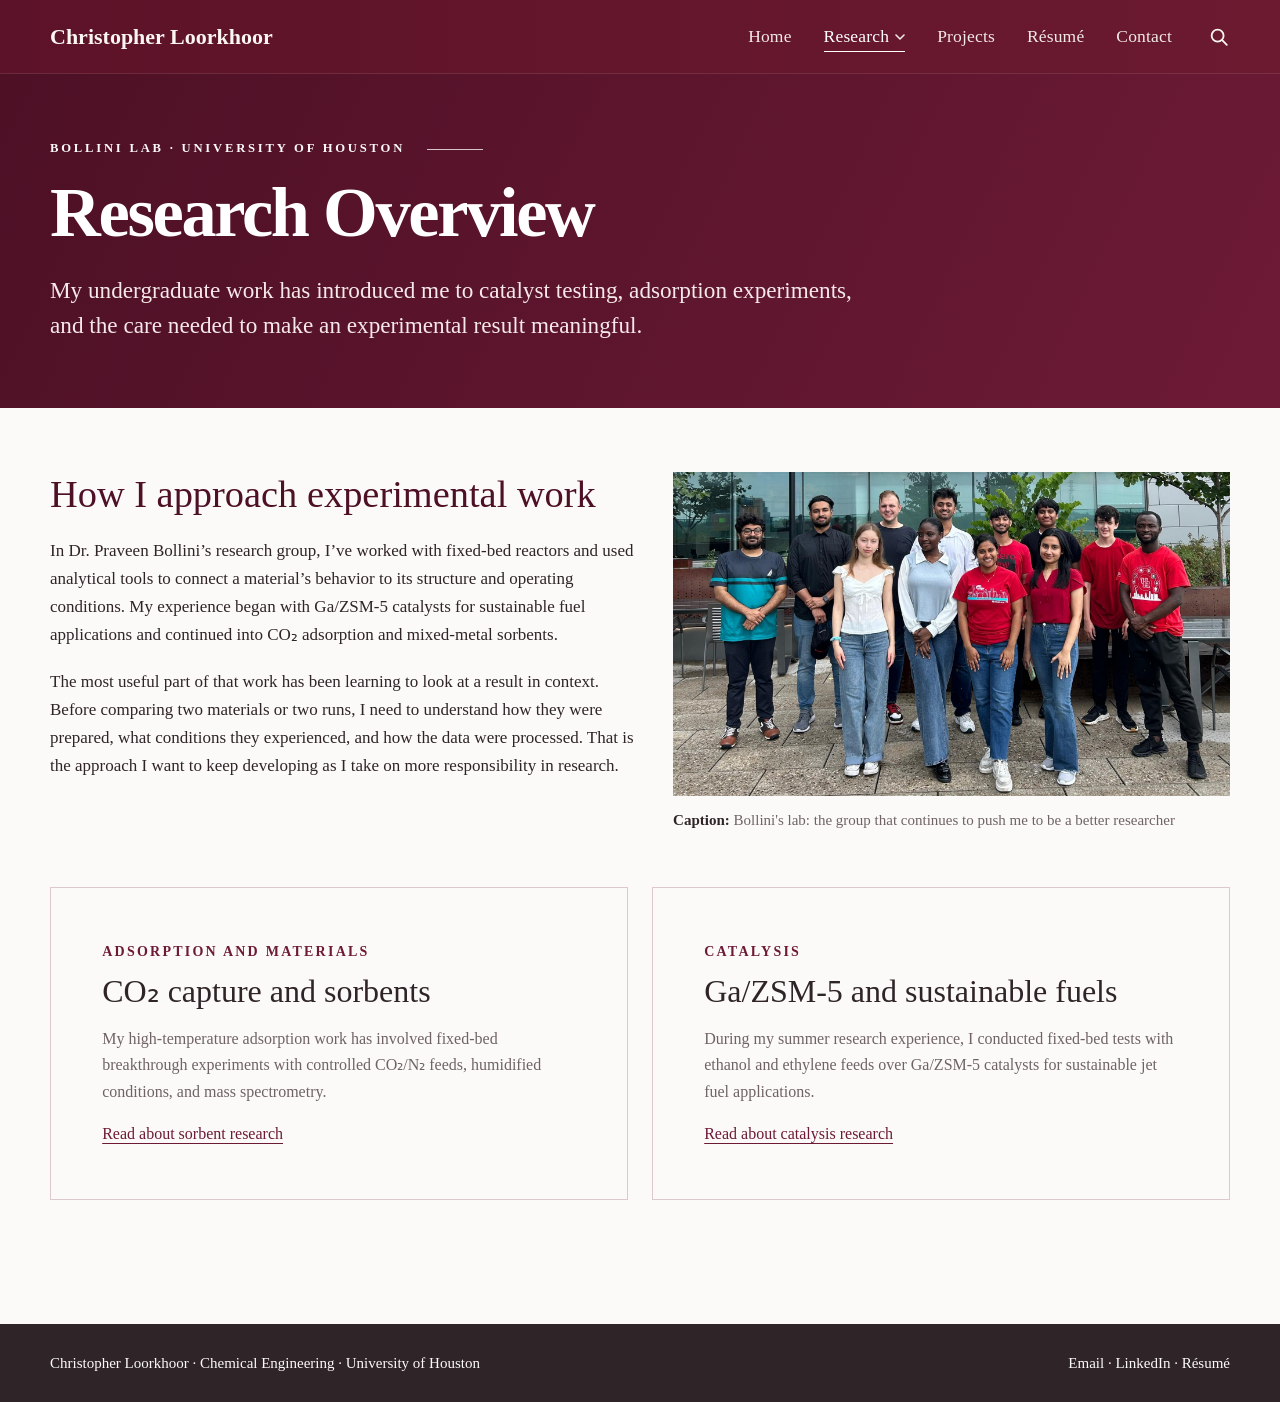
<file: research.html>
<!DOCTYPE html>

<html lang="en">
<head>
<!-- EDIT PAGE TITLE AND DESCRIPTION BELOW. Visible page text is inside <main>. -->
<meta charset="utf-8"/>
<meta content="width=device-width, initial-scale=1.0" name="viewport"/>
<meta content="Christopher Loorkhoor's chemical engineering portfolio: research, projects, and engineering experience." name="description"/>
<meta content="#fcfaf8" name="theme-color"/>
<title>Research Overview | Christopher Loorkhoor</title>
<link href="assets/favicon.svg" rel="icon" type="image/svg+xml"/>
<link href="styles.css" rel="stylesheet"/>
</head>
<body class="page-research portfolio-redesign">
<a class="skip-link" href="#main">Skip to content</a>
<!--
 ================================================================
 HEADER AND NAVIGATION — link text and destination filenames
 ================================================================
 -->
<header class="site-header" data-header="">
<a aria-label="Christopher Loorkhoor, home" class="wordmark" href="index.html">
<span class="wordmark-name">Christopher Loorkhoor</span>
</a>
<button aria-controls="primary-nav" aria-expanded="false" class="menu-toggle" type="button">
<span></span>
<span></span>
<span></span>
<span class="sr-only">Open navigation</span>
</button>
<nav id="primary-nav" class="primary-nav" aria-label="Primary navigation">
        <a href="index.html">Home</a>
        <details class="research-nav">
          <summary>Research</summary>
          <div class="research-nav-pages">
            <a href="research.html" aria-current="page">Research Overview</a>
            <a href="sorbents.html">CO₂ Capture and Sorbents</a>
            <a href="catalysis.html">Catalysis and Sustainable Fuels</a>
          </div>
        </details>
        <a href="projects.html">Projects</a>

        <a href="resume.html">Résumé</a>
        <a href="contact.html">Contact</a>
      </nav>
      <!-- Search icon: links to the Projects page (there is no site search). -->
      <a class="header-search" href="projects.html" aria-label="Browse projects">
        <svg viewBox="0 0 24 24" width="20" height="20" fill="none" stroke="currentColor" stroke-width="2" stroke-linecap="round" aria-hidden="true"><circle cx="10.5" cy="10.5" r="6.5"/><path d="m15.5 15.5 5 5"/></svg>
      </a>
    </header>
<!--
 ================================================================
 PAGE CONTENT — Research Overview
 ================================================================
 -->
<main id="main">
<div class="section-shell inner-page">
<!--
 ================================================================
 PAGE HEADING — subtitle, main title, and opening paragraph
 ================================================================
 -->
<div class="page-heading">
<p class="eyebrow">
            Bollini Lab · University of Houston
          </p>
<h1>Research Overview</h1>
<p class="page-lead">
            My undergraduate work has introduced me to catalyst testing, adsorption experiments, and
            the care needed to make an experimental result meaningful.
          </p>
</div>
<!--
 ================================================================
 SECTION: How I approach experimental work
 ================================================================
 -->
<section class="reading-section media-section" id="approach">
<div class="media-layout">
<div class="media-copy">
<h2>How I approach experimental work</h2>
<p>
                In Dr. Praveen Bollini’s research group, I’ve worked with fixed-bed reactors and
                used analytical tools to connect a material’s behavior to its structure and
                operating conditions. My experience began with Ga/ZSM-5 catalysts for sustainable
                fuel applications and continued into CO₂ adsorption and mixed-metal sorbents.
              </p>
<p>
                The most useful part of that work has been learning to look at a result in context.
                Before comparing two materials or two runs, I need to understand how they were
                prepared, what conditions they experienced, and how the data were processed. That is
                the approach I want to keep developing as I take on more responsibility in research.
              </p>
</div>
<div class="media-visual">

<figure class="project-figure image-placeholder">
<!-- IMAGE PLACEHOLDER: replace this <div> with the same <a><img></a> markup used in the figures above/below. -->
<img class="replaceable-image" src="assets/Bollini group.jpg" alt="Portrait of lab group" data-no-lightbox />
<figcaption>
<strong>Caption:</strong> Bollini's lab: the group that continues to push me to be a better researcher
</figcaption>
</figure>
</div>
</div>
</section>
<div class="card-grid">
<article class="project-card">
<p class="card-label">
              Adsorption and materials
            </p>
<h2>CO₂ capture and sorbents</h2>
<p>
              My high-temperature adsorption work has involved fixed-bed breakthrough experiments
              with controlled CO₂/N₂ feeds, humidified conditions, and mass spectrometry.
            </p>
<a class="text-link" href="sorbents.html">Read about sorbent research</a>
</article>
<article class="project-card">
<p class="card-label">
              Catalysis
            </p>
<h2>Ga/ZSM-5 and sustainable fuels</h2>
<p>
              During my summer research experience, I conducted fixed-bed tests with ethanol and
              ethylene feeds over Ga/ZSM-5 catalysts for sustainable jet fuel applications.
            </p>
<a class="text-link" href="catalysis.html">Read about catalysis research</a>
</article>
</div>

</div>
</main>
<!--
 ================================================================
 FOOTER — name, email, LinkedIn, and résumé links
 ================================================================
 -->
<footer class="site-footer section-shell">
<p>
        Christopher Loorkhoor · Chemical Engineering · University of Houston
      </p>
<div>
<a href="mailto:cloorkhoor@outlook.com">Email</a> · <a href="https://www.linkedin.com/in/cloorkhoor/" rel="noopener noreferrer" target="_blank">LinkedIn</a> · <a href="resume.html">Résumé</a>
</div>
</footer>
<!--
 ================================================================
 PAGE BEHAVIOR — shared JavaScript in script.js
 ================================================================
 -->
<script src="script.js"></script>
</body>
</html>
</file>
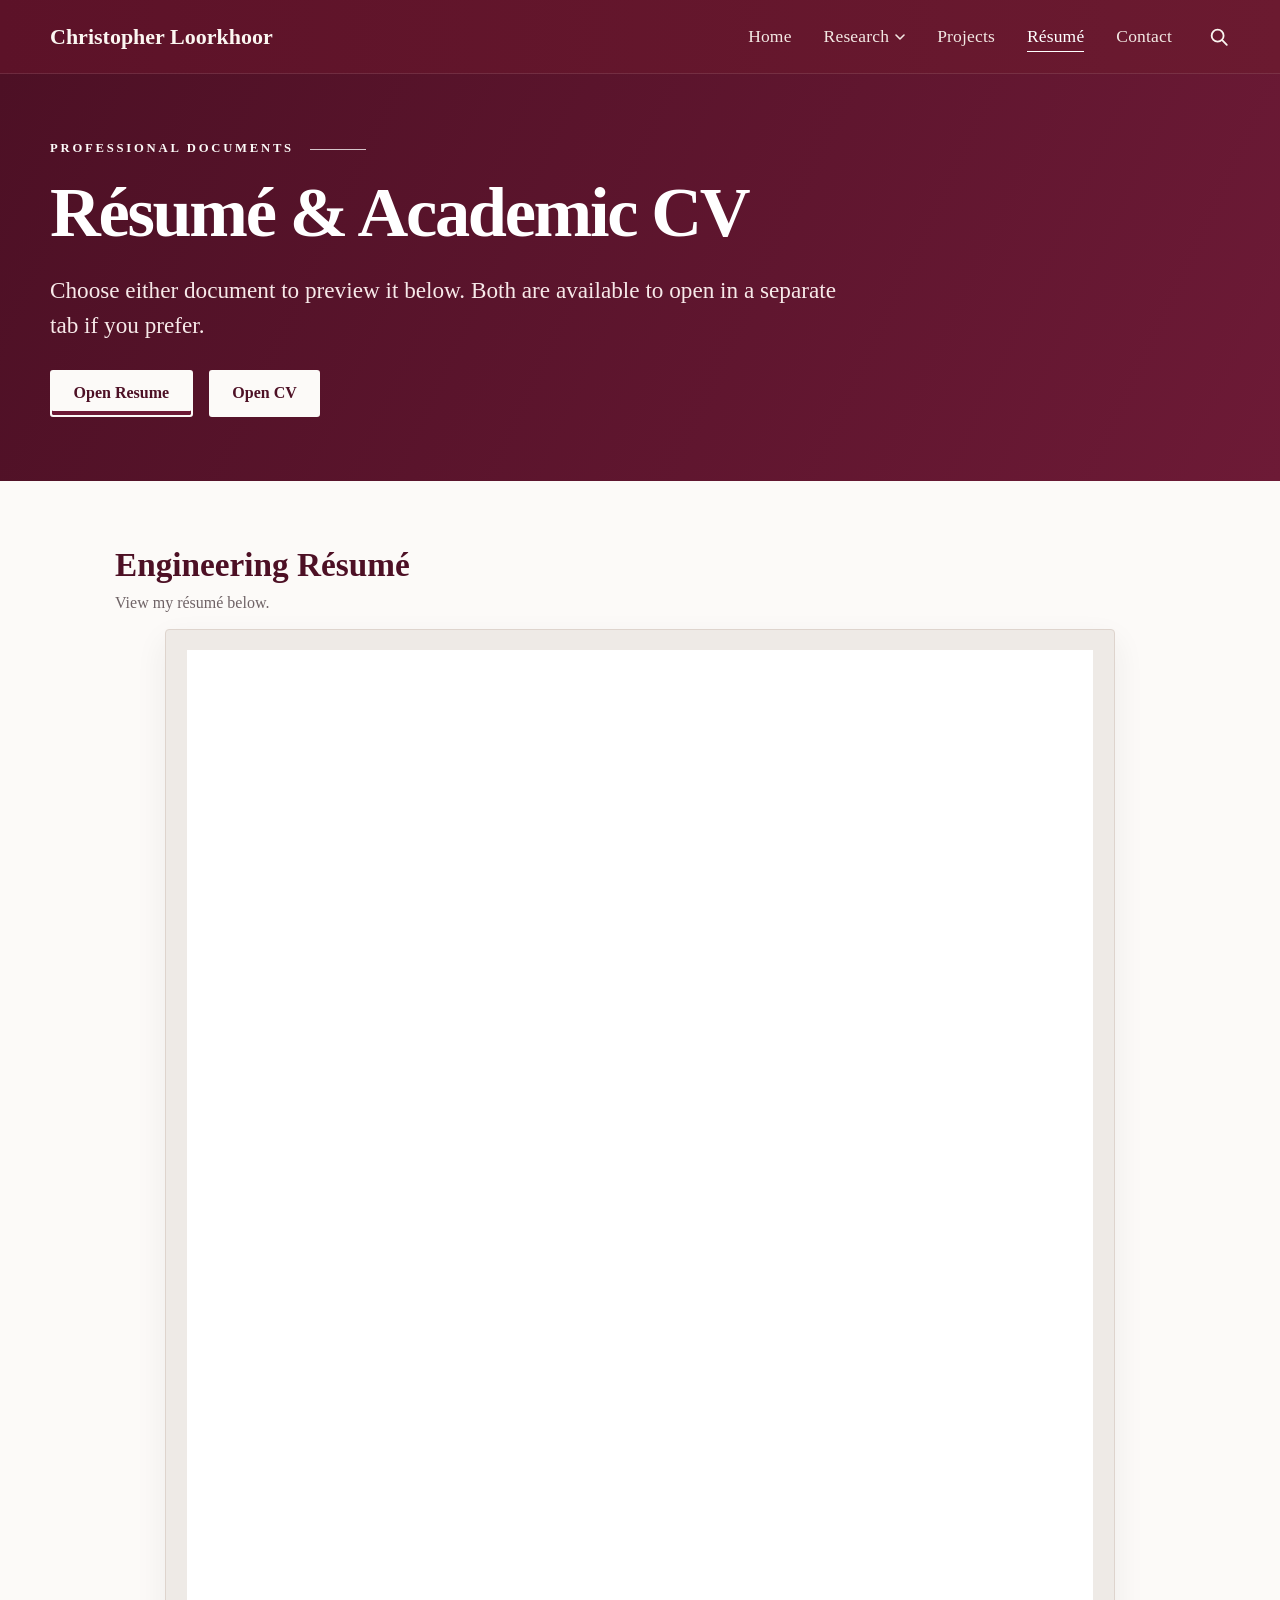
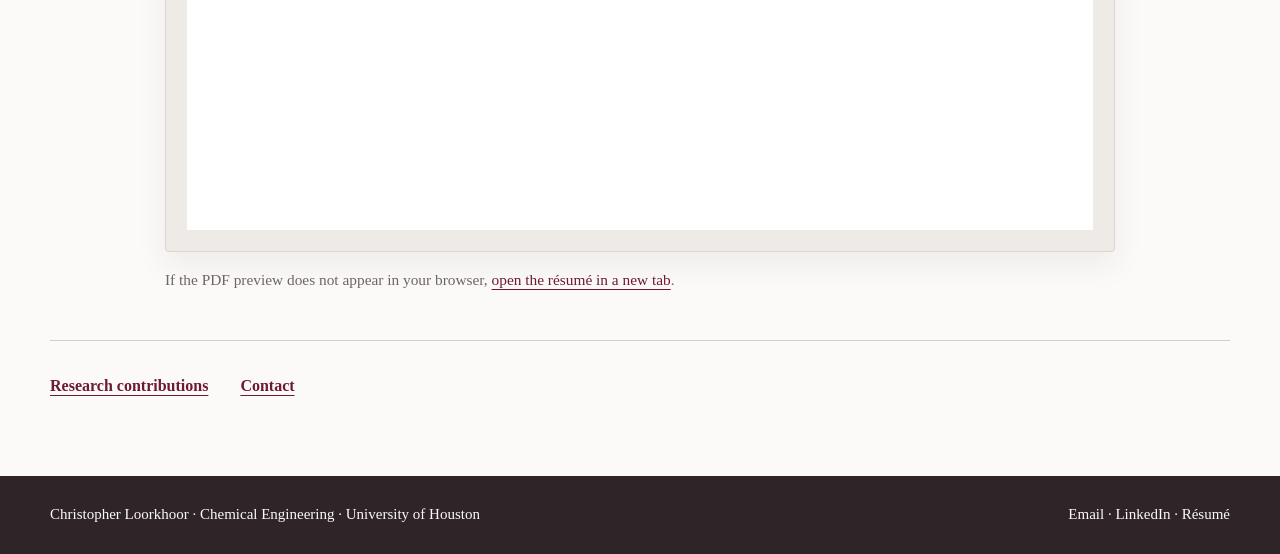
<file: resume.html>
<!DOCTYPE html>

<html lang="en">
<head>
<!-- EDIT PAGE TITLE AND DESCRIPTION BELOW. Visible page text is inside <main>. -->
<meta charset="utf-8"/>
<meta content="width=device-width, initial-scale=1.0" name="viewport"/>
<meta content="View Christopher Loorkhoor’s full engineering résumé and academic CV." name="description"/>
<meta content="#fcfaf8" name="theme-color"/>
<title>Résumé &amp; Academic CV | Christopher Loorkhoor</title>
<link href="assets/favicon.svg" rel="icon" type="image/svg+xml"/>
<link href="styles.css" rel="stylesheet"/>
</head>
<body class="portfolio-redesign page-resume">
<a class="skip-link" href="#main">Skip to content</a>
<!--
 ================================================================
 HEADER AND NAVIGATION — link text and destination filenames
 ================================================================
 -->
<header class="site-header" data-header="">
<a aria-label="Christopher Loorkhoor, home" class="wordmark" href="index.html">
<span class="wordmark-name">Christopher Loorkhoor</span>
</a>
<button aria-controls="primary-nav" aria-expanded="false" class="menu-toggle" type="button">
<span></span>
<span></span>
<span></span>
<span class="sr-only">Open navigation</span>
</button>
<nav aria-label="Primary navigation" class="primary-nav" id="primary-nav">
<a href="index.html">Home</a>
<details class="research-nav">
<summary>Research</summary>
<div class="research-nav-pages">
<a href="research.html">Research Overview</a>
<a href="sorbents.html">CO₂ Capture and Sorbents</a>
<a href="catalysis.html">Catalysis and Sustainable Fuels</a>
</div>
</details>
<a href="projects.html">Projects</a>

<a aria-current="page" href="resume.html">Résumé</a>
<a href="contact.html">Contact</a>
</nav>
<!-- Search icon: links to the Projects page (there is no site search). -->
<a aria-label="Browse projects" class="header-search" href="projects.html">
<svg aria-hidden="true" fill="none" height="20" stroke="currentColor" stroke-linecap="round" stroke-width="2" viewbox="0 0 24 24" width="20"><circle cx="10.5" cy="10.5" r="6.5"></circle><path d="m15.5 15.5 5 5"></path></svg>
</a>
</header>
<!--
 ================================================================
 PAGE CONTENT — Résumé and Academic CV
 ================================================================
 -->
<main id="main">
<div class="section-shell inner-page">
<!-- ==============================================================
         PAGE HEADING — matching buttons switch between inline PDF previews.
         Only the Résumé page has buttons in its heading.
         ============================================================== -->
<div class="page-heading">
<p class="eyebrow">Professional Documents</p>
<h1>Résumé &amp; Academic CV</h1>
<p class="page-lead">Choose either document to preview it below. Both are available to open in a separate tab if you prefer.</p>
<div aria-label="Choose which document to preview" class="document-actions"><button aria-controls="document-preview" aria-pressed="true" class="button button-secondary document-preview-toggle" data-document="resume" data-pdf="assets/Christopher_Loorkhoor_Resume.pdf" data-title="Engineering Résumé" type="button">Open Resume</button><button aria-controls="document-preview" aria-pressed="false" class="button button-secondary document-preview-toggle" data-document="cv" data-pdf="assets/Christopher_Loorkhoor_Academic_CV.pdf" data-title="Academic CV" type="button">Open CV</button></div>
</div>
<!-- ==============================================================
         RÉSUMÉ & CV PREVIEW — one PDF viewer for both original documents.
         EDIT: Replace a PDF in assets/ but keep its filename to update it.
         Mobile browsers may handle PDF embeds differently; the fallback link
         below is always available as a fallback.
         ============================================================== -->
<section aria-labelledby="resume-document-heading" class="resume-document-section">
<div class="resume-document-heading">
<h2 id="resume-document-heading">Engineering Résumé</h2>
<p>View my résumé below.</p>
</div><p aria-live="polite" class="document-preview-help" id="document-preview-help" role="status"></p>
<div class="resume-preview-frame" id="document-preview">
<iframe class="resume-pdf-embed" loading="eager" src="assets/Christopher_Loorkhoor_Resume.pdf#view=FitH" title="Christopher Loorkhoor — full engineering résumé (PDF)"></iframe>
</div>
<p class="resume-mobile-note">If the PDF preview does not appear in your browser, <a class="text-link" href="assets/Christopher_Loorkhoor_Resume.pdf" id="document-external-link" rel="noopener noreferrer" target="_blank">open the résumé in a new tab</a>.</p>
</section>
<div class="related-links">
<a href="research.html">Research contributions</a>

<a href="contact.html">Contact</a>
</div>
</div>
</main>
<!--
 ================================================================
 FOOTER — name, email, LinkedIn, and résumé links
 ================================================================
 -->
<footer class="site-footer section-shell">
<p>
        Christopher Loorkhoor · Chemical Engineering · University of Houston
      </p>
<div>
<a href="mailto:cloorkhoor@outlook.com">Email</a> · <a href="https://www.linkedin.com/in/cloorkhoor/" rel="noopener noreferrer" target="_blank">LinkedIn</a> · <a href="resume.html">Résumé</a>
</div>
</footer>
<!--
 ================================================================
 PAGE BEHAVIOR — shared JavaScript in script.js
 ================================================================
 -->
<script src="script.js"></script>
</body>
</html>
</file>
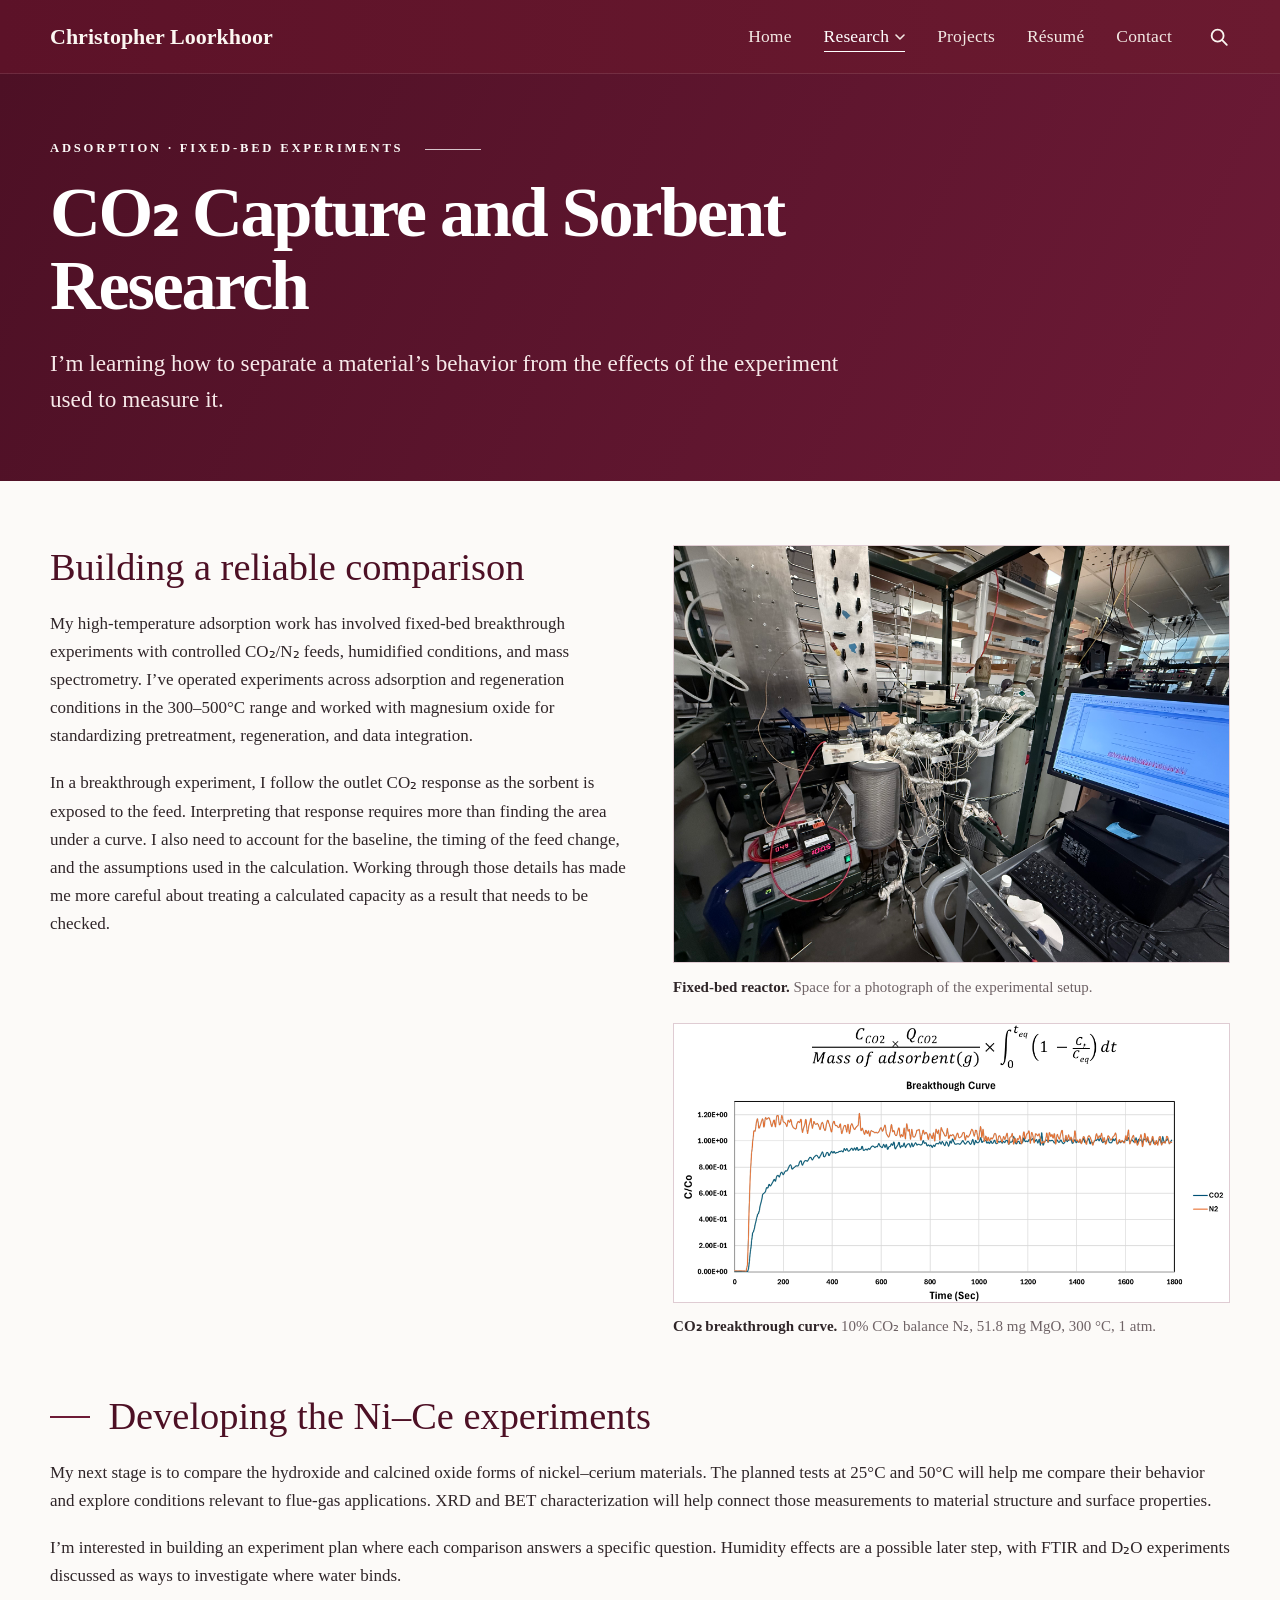
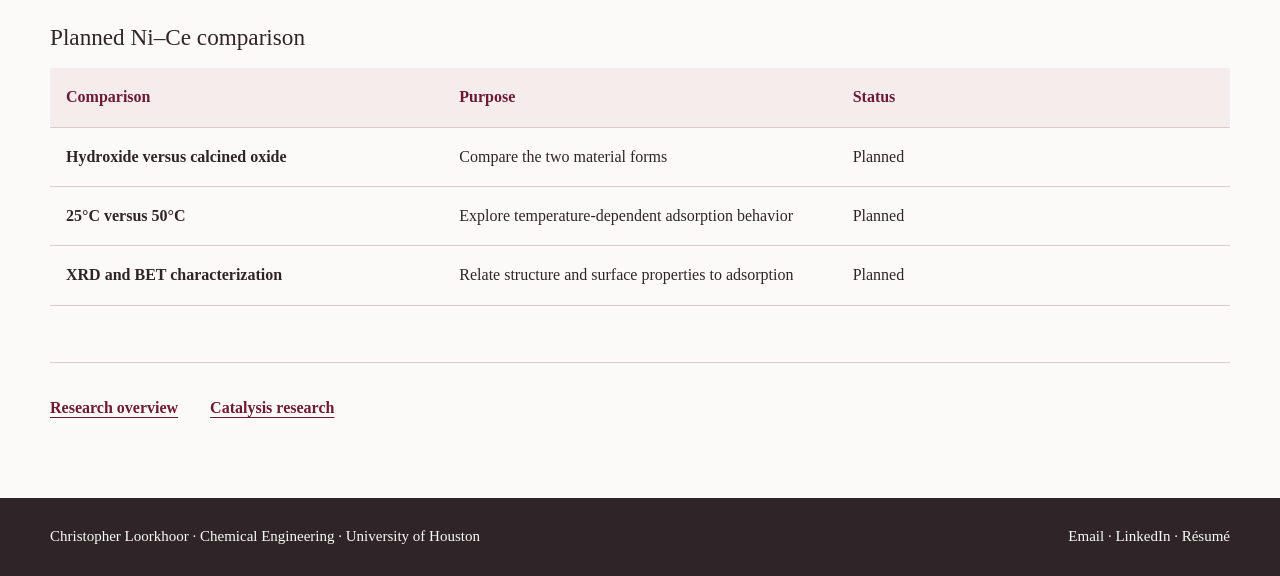
<file: sorbents.html>
<!DOCTYPE html>

<html lang="en">
<head>
<!-- EDIT PAGE TITLE AND DESCRIPTION BELOW. Visible page text is inside <main>. -->
<meta charset="utf-8"/>
<meta content="width=device-width, initial-scale=1.0" name="viewport"/>
<meta content="Christopher Loorkhoor's chemical engineering portfolio: research, projects, and engineering experience." name="description"/>
<meta content="#fcfaf8" name="theme-color"/>
<title>CO₂ Capture and Sorbent Research | Christopher Loorkhoor</title>
<link href="assets/favicon.svg" rel="icon" type="image/svg+xml"/>
<link href="styles.css" rel="stylesheet"/>
</head>
<body class="portfolio-redesign page-sorbents">
<a class="skip-link" href="#main">Skip to content</a>
<!--
 ================================================================
 HEADER AND NAVIGATION — link text and destination filenames
 ================================================================
 -->
<header class="site-header" data-header="">
<a aria-label="Christopher Loorkhoor, home" class="wordmark" href="index.html">
<span class="wordmark-name">Christopher Loorkhoor</span>
</a>
<button aria-controls="primary-nav" aria-expanded="false" class="menu-toggle" type="button">
<span></span>
<span></span>
<span></span>
<span class="sr-only">Open navigation</span>
</button>
<nav id="primary-nav" class="primary-nav" aria-label="Primary navigation">
        <a href="index.html">Home</a>
        <details class="research-nav">
          <summary>Research</summary>
          <div class="research-nav-pages">
            <a href="research.html">Research Overview</a>
            <a href="sorbents.html" aria-current="page">CO₂ Capture and Sorbents</a>
            <a href="catalysis.html">Catalysis and Sustainable Fuels</a>
          </div>
        </details>
        <a href="projects.html">Projects</a>

        <a href="resume.html">Résumé</a>
        <a href="contact.html">Contact</a>
      </nav>
      <!-- Search icon: links to the Projects page (there is no site search). -->
      <a class="header-search" href="projects.html" aria-label="Browse projects">
        <svg viewBox="0 0 24 24" width="20" height="20" fill="none" stroke="currentColor" stroke-width="2" stroke-linecap="round" aria-hidden="true"><circle cx="10.5" cy="10.5" r="6.5"/><path d="m15.5 15.5 5 5"/></svg>
      </a>
    </header>
<!--
 ================================================================
 PAGE CONTENT — CO₂ Capture and Sorbent Research
 ================================================================
 -->
<main id="main">
<div class="section-shell inner-page">
<!--
 ================================================================
 PAGE HEADING — subtitle, main title, and opening paragraph
 ================================================================
 -->
<div class="page-heading">
<p class="eyebrow">
            Adsorption · Fixed-bed experiments
          </p>
<h1>CO₂ Capture and Sorbent Research</h1>
<p class="page-lead">
            I’m learning how to separate a material’s behavior from the effects of the experiment
            used to measure it.
          </p>
</div>
<!--
 ================================================================
 SECTION: Building a reliable comparison
 ================================================================
 -->
<section class="reading-section media-section" id="work">
<div class="media-layout">
<div class="media-copy">
<h2>Building a reliable comparison</h2>
<p>
                My high-temperature adsorption work has involved fixed-bed breakthrough experiments
                with controlled CO₂/N₂ feeds, humidified conditions, and mass spectrometry. I’ve
                operated experiments across adsorption and regeneration conditions in the 300–500°C
                range and worked with magnesium oxide for standardizing pretreatment, regeneration, and data integration.
              </p>
<p>
                In a breakthrough experiment, I follow the outlet CO₂ response as the sorbent is
                exposed to the feed. Interpreting that response requires more than finding the area
                under a curve. I also need to account for the baseline, the timing of the feed
                change, and the assumptions used in the calculation. Working through those details
                has made me more careful about treating a calculated capacity as a result that needs
                to be checked.
              </p>
</div>
<div class="media-visual">
<div class="smr-figures">
<figure class="project-figure image-placeholder">
<!-- IMAGE PLACEHOLDER: replace this <div> with the same <a><img></a> markup used in the figures above/below. -->
<a aria-label="View Reactor set up in full size" href="assets/Reactor.jpeg" rel="noopener noreferrer" target="_blank">
<!-- IMAGE: change src to your filename; add a descriptive alt value. -->
<img alt="Reactor" decoding="async" height="505" loading="lazy" src="assets/Reactor.jpeg" width="1008"/>
</a>
<figcaption>
<strong>Fixed-bed reactor.</strong> Space for a photograph of the experimental setup.
</figcaption>
</figure>
<figure class="project-figure">
<a aria-label="Open the CO₂ breakthrough curve at full size in a new tab" href="assets/breakthrough.png" rel="noopener noreferrer" target="_blank">
<!-- IMAGE: change src to your filename; add a descriptive alt value. -->
<img alt="CO2 breakthrough curve" decoding="async" height="505" loading="lazy" src="assets/breakthrough.png" width="1008"/>
</a>
<figcaption>
<strong>CO₂ breakthrough curve.</strong> 10% CO₂ balance N₂, 51.8 mg MgO, 300 °C, 1 atm.
</figcaption>
</figure>
</div>
</div>
</div>
</section>
<!--
 ================================================================
 SECTION: Developing the Ni–Ce experiments
 ================================================================
 -->
<section class="reading-section" id="next">
<h2>Developing the Ni–Ce experiments</h2>
<p>
            My next stage is to compare the hydroxide and calcined oxide forms of nickel–cerium
            materials. The planned tests at 25°C and 50°C will help me compare their behavior and
            explore conditions relevant to flue-gas applications. XRD and BET characterization will
            help connect those measurements to material structure and surface properties.
          </p>
<p>
            I’m interested in building an experiment plan where each comparison answers a specific
            question. Humidity effects are a possible later step, with FTIR and D₂O experiments
            discussed as ways to investigate where water binds.
          </p>
<!--
 ================================================================
 TABLE — edit headings in <th> and values in <td>
 ================================================================
 -->
<div class="table-wrap">
<table>
<caption>Planned Ni–Ce comparison</caption>
<thead>
<tr>
<th scope="col">Comparison</th>
<th scope="col">Purpose</th>
<th scope="col">Status</th>
</tr>
</thead>
<tbody>
<tr>
<th scope="row">Hydroxide versus calcined oxide</th>
<td>Compare the two material forms</td>
<td>Planned</td>
</tr>
<tr>
<th scope="row">25°C versus 50°C</th>
<td>Explore temperature-dependent adsorption behavior</td>
<td>Planned</td>
</tr>
<tr>
<th scope="row">XRD and BET characterization</th>
<td>Relate structure and surface properties to adsorption</td>
<td>Planned</td>
</tr>
</tbody>
</table>
</div>
</section>
<div class="related-links">
<a href="research.html">Research overview</a>
<a href="catalysis.html">Catalysis research</a>

</div>
</div>
</main>
<!--
 ================================================================
 FOOTER — name, email, LinkedIn, and résumé links
 ================================================================
 -->
<footer class="site-footer section-shell">
<p>
        Christopher Loorkhoor · Chemical Engineering · University of Houston
      </p>
<div>
<a href="mailto:cloorkhoor@outlook.com">Email</a> · <a href="https://www.linkedin.com/in/cloorkhoor/" rel="noopener noreferrer" target="_blank">LinkedIn</a> · <a href="resume.html">Résumé</a>
</div>
</footer>
<!--
 ================================================================
 PAGE BEHAVIOR — shared JavaScript in script.js
 ================================================================
 -->
<script src="script.js"></script>
</body>
</html>
</file>
<file: styles.css>
/* SHARED STYLES: color palette first, then navigation, layout, sections, and mobile rules. */

:root {
  --wine: #6d1a36;
  --wine-dark: #4d1025;
  --blush: #e8d9d7;
  --sage: #a8b5a2;
  --sage-dark: #73806e;
  --ivory: #fcfaf8;
  --paper: #f6f1ed;
  --espresso: #2f2528;
  --muted: #6f6366;
  --line: rgba(109, 26, 54, 0.22);
  --shadow: 0 24px 70px rgba(47, 37, 40, 0.11);
  --serif: "Times New Roman", Times, serif;
  --sans: "Times New Roman", Times, serif;
  color-scheme: light;
}

* {
  box-sizing: border-box;
}

html {
  max-width: 100%;
  overflow-x: hidden;
  scroll-behavior: smooth;
  scroll-padding-top: 7rem;
}

body {
  width: 100%;
  max-width: 100%;
  overflow-x: hidden;
  margin: 0;
  color: var(--espresso);
  background:
    linear-gradient(rgba(109, 26, 54, 0.025) 1px, transparent 1px),
    linear-gradient(90deg, rgba(109, 26, 54, 0.025) 1px, transparent 1px),
    var(--ivory);
  background-size: 56px 56px;
  font-family: var(--sans);
  font-size: 1rem;
  line-height: 1.65;
}

@supports (overflow: clip) {
  html,
  body {
    overflow-x: clip;
  }

}

body::before {
  content: "";
  position: fixed;
  inset: 0;
  pointer-events: none;
  opacity: 0.25;
  background-image: radial-gradient(rgba(47, 37, 40, 0.18) 0.6px, transparent 0.6px);
  background-size: 7px 7px;
  mask-image: linear-gradient(to bottom, black, transparent 30%);
}

a {
  color: inherit;
}

img {
  display: block;
  max-width: 100%;
}

button, a {
  -webkit-tap-highlight-color: transparent;
}

.sr-only {
  position: absolute;
  width: 1px;
  height: 1px;
  padding: 0;
  margin: -1px;
  overflow: hidden;
  clip: rect(0, 0, 0, 0);
  white-space: nowrap;
  border: 0;
}

.skip-link {
  position: fixed;
  z-index: 100;
  top: 0.75rem;
  left: 0.75rem;
  transform: translateY(-160%);
  padding: 0.7rem 1rem;
  background: var(--wine);
  color: white;
  border-radius: 999px;
}

.skip-link:focus {
  transform: translateY(0);
}

.section-shell {
  width: min(1180px, calc(100% - 3rem));
  margin-inline: auto;
}

.site-header {
  position: sticky;
  z-index: 50;
  top: 0;
  display: flex;
  align-items: center;
  justify-content: space-between;
  min-height: 78px;
  padding: 0 4vw;
  border-bottom: 1px solid transparent;
  transition: background 220ms ease, border-color 220ms ease, box-shadow 220ms ease;
}

.site-header.is-scrolled {
  border-color: var(--line);
  background: rgba(252, 250, 248, 0.92);
  box-shadow: 0 10px 30px rgba(47, 37, 40, 0.06);
  backdrop-filter: blur(16px);
}

.wordmark {
  display: inline-flex;
  align-items: center;
  gap: 0.8rem;
  text-decoration: none;
}

.wordmark-mark {
  display: grid;
  width: 38px;
  aspect-ratio: 1;
  place-items: center;
  border-radius: 50%;
  background: var(--wine);
  color: white;
  font: 700 0.8rem/1 var(--serif);
  letter-spacing: 0.08em;
}

.wordmark-name {
  font-family: var(--serif);
  font-weight: 700;
  letter-spacing: 0.03em;
}

.primary-nav {
  display: flex;
  align-items: center;
  gap: clamp(1rem, 2.2vw, 2.2rem);
}

.primary-nav a {
  position: relative;
  padding: 1.7rem 0;
  color: var(--muted);
  font-size: 0.76rem;
  font-weight: 700;
  letter-spacing: 0.14em;
  text-decoration: none;
  text-transform: uppercase;
}

.primary-nav a::after {
  content: "";
  position: absolute;
  right: 0;
  bottom: 1.25rem;
  left: 0;
  height: 2px;
  transform: scaleX(0);
  background: var(--wine);
  transition: transform 180ms ease;
}

.primary-nav a:hover,
.primary-nav a:focus-visible,
.primary-nav a.is-active {
  color: var(--wine);
}

.primary-nav a[aria-current="page"] {
  color: var(--wine);
}

.primary-nav a[aria-current="page"]::after {
  transform: scaleX(1);
}

.primary-nav a:hover::after,
.primary-nav a:focus-visible::after,
.primary-nav a.is-active::after {
  transform: scaleX(1);
}

.menu-toggle {
  display: none;
  width: 44px;
  height: 44px;
  padding: 10px;
  border: 1px solid var(--line);
  border-radius: 50%;
  background: var(--ivory);
}

.menu-toggle > span:not(.sr-only) {
  display: block;
  height: 2px;
  margin: 4px 0;
  background: var(--espresso);
}

.hero {
  position: relative;
  display: grid;
  grid-template-columns: minmax(300px, 0.86fr) minmax(460px, 1.25fr);
  align-items: center;
  gap: clamp(3rem, 7vw, 7rem);
  min-height: calc(100svh - 78px);
  padding-block: clamp(3rem, 7vw, 6rem);
}

.hero > * {
  min-width: 0;
}

.hero-portrait {
  position: relative;
}

.portrait-accent {
  position: absolute;
  z-index: -1;
  inset: 11% -6% -5% -10%;
  border-radius: 34px;
  background: linear-gradient(145deg, rgba(168, 181, 162, 0.84), rgba(168, 181, 162, 0.23));
}

.portrait-frame {
  position: relative;
  overflow: hidden;
  margin: 0;
  aspect-ratio: 4 / 5;
  border: 2px solid var(--wine);
  border-radius: 32px;
  background: var(--blush);
  box-shadow: var(--shadow);
}

.portrait-frame::after {
  content: "";
  position: absolute;
  inset: 8px;
  border: 1px solid rgba(252, 250, 248, 0.75);
  border-radius: 25px;
  pointer-events: none;
}

.portrait-frame img {
  width: 100%;
  height: 100%;
  object-fit: cover;
  filter: grayscale(100%);
}

.portrait-frame figcaption {
  position: absolute;
  right: 1.5rem;
  bottom: 1.25rem;
  left: 1.5rem;
  color: rgba(255,255,255,0.86);
  font-size: 0.75rem;
  font-weight: 700;
  letter-spacing: 0.2em;
  text-align: center;
  text-transform: uppercase;
}

.identity-notes {
  position: absolute;
  top: 43%;
  left: -7.5rem;
  display: none;
  gap: 0.25rem;
  color: var(--sage-dark);
  font-size: 0.64rem;
  font-weight: 700;
  letter-spacing: 0.28em;
  text-transform: uppercase;
}

@media (min-width: 1450px) {
  .identity-notes {
    display: grid;
  }

}

.hero-copy {
  position: relative;
  z-index: 2;
}

.eyebrow {
  margin: 0 0 1.2rem;
  color: var(--wine);
  font-size: 0.75rem;
  font-weight: 800;
  letter-spacing: 0.18em;
  text-transform: uppercase;
}

.hero h1 {
  max-width: 800px;
  margin: 0;
  font: 500 clamp(4rem, 7vw, 7.5rem)/0.86 var(--serif);
  letter-spacing: -0.055em;
  text-transform: uppercase;
}

.hero h1 span {
  display: block;
  color: var(--wine);
}

.hero-role {
  margin: 1.5rem 0 0;
  color: var(--sage-dark);
  font-size: clamp(0.88rem, 1.4vw, 1.12rem);
  font-weight: 800;
  letter-spacing: 0.24em;
  text-transform: uppercase;
}

.hero-intro {
  max-width: 600px;
  margin: 1.75rem 0 0;
  font: italic clamp(1.25rem, 2vw, 1.65rem)/1.45 var(--serif);
}

.hero-actions {
  display: flex;
  flex-wrap: wrap;
  gap: 1rem;
  margin-top: 2.25rem;
}

.button {
  display: inline-flex;
  min-height: 52px;
  align-items: center;
  justify-content: center;
  gap: 1.5rem;
  padding: 0.85rem 1.5rem;
  border: 1px solid var(--wine);
  border-radius: 999px;
  font: 800 0.76rem/1 var(--sans);
  letter-spacing: 0.14em;
  text-decoration: none;
  text-transform: uppercase;
  transition: transform 180ms ease, box-shadow 180ms ease, background 180ms ease;
}

.button:hover {
  transform: translateY(-2px);
  box-shadow: 0 12px 28px rgba(109, 26, 54, 0.18);
}

.button-primary {
  background: var(--wine);
  color: white;
}

.button-primary:hover {
  background: var(--wine-dark);
}

.button-secondary {
  background: rgba(252, 250, 248, 0.75);
  color: var(--wine);
}

.button[disabled] {
  opacity: 0.62;
  cursor: not-allowed;
}

.button[disabled]:hover {
  transform: none;
  box-shadow: none;
}

.hero-linework {
  position: absolute;
  z-index: -1;
  top: 1%;
  right: 0;
  width: min(560px, 42vw);
  max-width: 100%;
  height: 78%;
  opacity: 0.72;
  overflow: hidden;
}

.hero-linework::after {
  content: "";
  position: absolute;
  inset: 0;
  background: linear-gradient(90deg, var(--ivory) 2%, transparent 48%);
}

.hero-linework img {
  width: 100%;
  height: 100%;
  object-fit: contain;
  object-position: right center;
}

.process {
  padding-block: 1.5rem 7rem;
}

.section-kicker {
  display: grid;
  grid-template-columns: 1fr auto 1fr;
  align-items: center;
  gap: 1.2rem;
}

.section-kicker span {
  height: 1px;
  background: var(--line);
}

.section-kicker h2 {
  margin: 0;
  font: 600 1rem/1 var(--serif);
  letter-spacing: 0.22em;
  text-transform: uppercase;
}

.process-map {
  position: relative;
  display: grid;
  grid-template-columns: repeat(4, 1fr);
  gap: 1.25rem;
  margin-top: 2.2rem;
}

.process-pipe {
  position: absolute;
  z-index: 0;
  top: 50%;
  left: 0;
  width: 100%;
  height: 80px;
  transform: translateY(-50%);
  overflow: hidden;
}

.process-pipe path {
  fill: none;
  stroke: var(--wine);
  stroke-width: 4;
  stroke-dasharray: 1;
}

.process-unit {
  position: relative;
  z-index: 1;
  display: flex;
  min-height: 250px;
  flex-direction: column;
  align-items: center;
  justify-content: center;
  padding: 2rem 1.25rem;
  overflow: hidden;
  border: 1px solid rgba(109, 26, 54, 0.38);
  border-radius: 22px;
  background: rgba(252, 250, 248, 0.94);
  box-shadow: 0 14px 40px rgba(47, 37, 40, 0.06);
  text-align: center;
  text-decoration: none;
  transition: transform 200ms ease, border-color 200ms ease, box-shadow 200ms ease;
}

.process-unit:hover,
.process-unit:focus-visible {
  transform: translateY(-8px);
  border-color: var(--wine);
  box-shadow: 0 22px 48px rgba(109, 26, 54, 0.13);
  outline: none;
}

.unit-tag {
  position: absolute;
  top: 1rem;
  left: 1.1rem;
  color: var(--sage-dark);
  font-size: 0.68rem;
  font-weight: 800;
  letter-spacing: 0.16em;
}

.unit-icon {
  display: grid;
  width: 104px;
  height: 92px;
  place-items: center;
  margin-bottom: 0.8rem;
}

.unit-icon img {
  width: 100%;
  height: 100%;
  object-fit: contain;
  transition: transform 220ms ease;
}

.process-unit:hover .unit-icon img,
.process-unit:focus-visible .unit-icon img {
  transform: scale(1.07);
}

.process-unit strong {
  font: 600 1.28rem/1 var(--serif);
  letter-spacing: 0.12em;
  text-transform: uppercase;
}

.process-unit small {
  max-width: 170px;
  margin-top: 0.7rem;
  color: var(--muted);
  font-size: 0.82rem;
}

.unit-arrow {
  display: grid;
  width: 34px;
  aspect-ratio: 1;
  place-items: center;
  margin-top: 1rem;
  border: 1px solid var(--line);
  border-radius: 50%;
  color: var(--wine);
}

.content-section {
  padding-block: clamp(5rem, 9vw, 9rem);
  border-top: 1px solid var(--line);
}

.section-heading {
  margin-bottom: clamp(2.5rem, 5vw, 4.5rem);
}

.section-heading h2,
.goal-copy h2,
.resume-band h2,
.contact h2 {
  max-width: 760px;
  margin: 0;
  font: 500 clamp(2.5rem, 5vw, 5rem)/1 var(--serif);
  letter-spacing: -0.035em;
}

.split-heading {
  display: flex;
  align-items: end;
  justify-content: space-between;
  gap: 2rem;
}

.section-number {
  color: var(--blush);
  font: 500 clamp(5rem, 11vw, 10rem)/0.75 var(--serif);
}

.about-grid {
  display: grid;
  grid-template-columns: 1.2fr 0.8fr;
  gap: 6vw;
}

.lead {
  margin: 0;
  font: 400 clamp(1.4rem, 2.5vw, 2.1rem)/1.5 var(--serif);
}

.detail-list {
  border-top: 1px solid var(--line);
}

.detail-list div {
  display: grid;
  gap: 0.2rem;
  padding: 1.2rem 0;
  border-bottom: 1px solid var(--line);
}

.detail-list span {
  color: var(--wine);
  font-size: 0.7rem;
  font-weight: 800;
  letter-spacing: 0.16em;
  text-transform: uppercase;
}

.detail-list strong {
  font-size: 1rem;
}

.feature-card {
  display: grid;
  grid-template-columns: 1.2fr 0.8fr;
  min-height: 420px;
  overflow: hidden;
  border: 1px solid var(--line);
  border-radius: 28px;
  background: rgba(255,255,255,0.6);
  box-shadow: var(--shadow);
}

.feature-copy {
  padding: clamp(2rem, 5vw, 4.5rem);
}

.card-label {
  margin: 0 0 0.65rem;
  color: var(--wine);
  font-size: 0.7rem;
  font-weight: 800;
  letter-spacing: 0.16em;
  text-transform: uppercase;
}

.feature-card h3,
.project-card h3,
.timeline h3 {
  margin: 0 0 1rem;
  font: 500 clamp(1.8rem, 3vw, 3rem)/1.1 var(--serif);
}

.feature-card p:not(.card-label), .project-card p:not(.card-label) {
  color: var(--muted);
}

.tag-row {
  display: flex;
  flex-wrap: wrap;
  gap: 0.6rem;
  margin-top: 2rem;
}

.tag-row span {
  padding: 0.45rem 0.8rem;
  border: 1px solid rgba(115,128,110,0.4);
  border-radius: 999px;
  color: var(--sage-dark);
  font-size: 0.76rem;
  font-weight: 700;
}

.data-panel {
  position: relative;
  display: flex;
  flex-direction: column;
  align-items: center;
  justify-content: center;
  gap: 0.5rem;
  padding: 2rem;
  overflow: hidden;
  background: var(--sage);
  color: var(--espresso);
}

.section-art {
  position: absolute;
  right: -10%;
  bottom: -5%;
  width: 72%;
  opacity: 0.11;
  filter: grayscale(1);
}

.data-panel span {
  display: grid;
  width: min(220px, 90%);
  min-height: 58px;
  place-items: center;
  border: 1px solid rgba(47,37,40,0.36);
  border-radius: 999px;
  background: rgba(252,250,248,0.45);
  font-size: 0.75rem;
  font-weight: 800;
  letter-spacing: 0.14em;
  text-transform: uppercase;
}

.data-panel i {
  display: block;
  width: 1px;
  height: 32px;
  background: var(--wine);
}

.card-grid {
  display: grid;
  grid-template-columns: repeat(2, 1fr);
  gap: 1.5rem;
}

.project-card {
  position: relative;
  min-height: 360px;
  padding: clamp(2rem, 4vw, 3.5rem);
  overflow: hidden;
  border: 1px solid var(--line);
  border-radius: 24px;
  background: rgba(255,255,255,0.52);
  transition: transform 180ms ease, box-shadow 180ms ease;
}

.project-card:hover {
  transform: translateY(-5px);
  box-shadow: var(--shadow);
}

.card-art {
  position: absolute;
  top: 1.5rem;
  right: 1.5rem;
  width: 120px;
  height: 120px;
  object-fit: contain;
  opacity: 0.16;
}

.project-link {
  display: inline-block;
  margin-top: 2rem;
  color: var(--wine);
  font-size: 0.76rem;
  font-weight: 800;
  letter-spacing: 0.12em;
  text-transform: uppercase;
}

.timeline {
  border-top: 1px solid var(--line);
}

.timeline article {
  position: relative;
  display: grid;
  grid-template-columns: 1fr 1fr;
  gap: 3rem;
  padding: 2rem 0 2rem 2rem;
  border-bottom: 1px solid var(--line);
}

.timeline article > p {
  margin: 0;
  color: var(--muted);
}

.timeline-marker {
  position: absolute;
  top: 2.45rem;
  left: -6px;
  width: 12px;
  height: 12px;
  border: 2px solid var(--ivory);
  border-radius: 50%;
  background: var(--wine);
  box-shadow: 0 0 0 1px var(--wine);
}

.timeline h3 {
  margin: 0;
  font-size: 1.7rem;
}

.goals {
  display: grid;
  grid-template-columns: 1.15fr 0.85fr;
  align-items: center;
  gap: 8vw;
}

.goal-copy > p:last-child {
  max-width: 650px;
  margin-top: 2rem;
  color: var(--muted);
  font-size: 1.1rem;
}

.goal-vessel {
  position: relative;
  min-height: 430px;
  padding: 2.4rem;
  overflow: hidden;
  border: 1px solid rgba(109,26,54,0.28);
  border-radius: 28px;
  background: linear-gradient(145deg, rgba(252,250,248,0.95), rgba(232,217,215,0.54) 55%, rgba(168,181,162,0.36));
  box-shadow: var(--shadow);
}

.goal-vessel::before {
  content: "";
  position: absolute;
  top: 0;
  bottom: 0;
  left: 3.9rem;
  width: 1px;
  background: linear-gradient(var(--wine), rgba(109,26,54,0.12));
}

.goal-vessel > img {
  position: absolute;
  right: -14%;
  bottom: -10%;
  width: 72%;
  height: 82%;
  object-fit: contain;
  opacity: 0.16;
}

.goal-panel-title {
  position: relative;
  z-index: 1;
  margin: 0 0 2.2rem 3.1rem;
  color: var(--wine);
  font-size: 0.72rem;
  font-weight: 800;
  letter-spacing: 0.18em;
  text-transform: uppercase;
}

.goal-path {
  position: relative;
  z-index: 1;
  display: grid;
  gap: 1.1rem;
}

.goal-stage {
  display: grid;
  grid-template-columns: 46px 1fr;
  align-items: center;
  gap: 1rem;
  min-height: 86px;
}

.goal-stage > span {
  display: grid;
  width: 34px;
  aspect-ratio: 1;
  place-items: center;
  border: 1px solid var(--wine);
  border-radius: 50%;
  background: var(--ivory);
  color: var(--wine);
  font-size: 0.69rem;
  font-weight: 800;
}

.goal-stage > div {
  width: min(245px, 100%);
  padding: 0.85rem 1rem;
  border: 1px solid rgba(109,26,54,0.2);
  border-radius: 14px;
  background: rgba(252,250,248,0.82);
  backdrop-filter: blur(3px);
}

.goal-stage strong {
  display: block;
  font: 500 1.3rem/1.1 var(--serif);
}

.goal-stage small {
  display: block;
  margin-top: 0.32rem;
  color: var(--muted);
  font-size: 0.76rem;
}

.goal-stage-output > span {
  background: var(--wine);
  color: white;
}

.goal-stage-output > div {
  border-color: var(--wine);
}

.resume-band {
  display: flex;
  align-items: center;
  justify-content: space-between;
  gap: 2rem;
  padding-block: 4rem;
  border-top: 1px solid var(--line);
  border-bottom: 1px solid var(--line);
}

.resume-band h2 {
  font-size: clamp(2rem, 4vw, 3.6rem);
}

.contact {
  padding-block: clamp(6rem, 12vw, 11rem);
  text-align: center;
}

.contact h2 {
  margin-inline: auto;
  color: var(--wine);
  font-size: clamp(4rem, 10vw, 9rem);
}

.contact > p:last-child {
  margin-top: 1.5rem;
  color: var(--muted);
}

.site-footer {
  display: flex;
  justify-content: space-between;
  gap: 2rem;
  padding-block: 2rem;
  border-top: 1px solid var(--line);
  color: var(--muted);
  font-size: 0.82rem;
}

.site-footer p {
  margin: 0;
}

.site-footer a {
  color: var(--wine);
  font-weight: 800;
  text-decoration: none;
}

.reveal {
  opacity: 0;
  transform: translateY(22px);
  transition: opacity 650ms ease, transform 650ms ease;
}

.reveal.is-visible {
  opacity: 1;
  transform: none;
}

@media (prefers-reduced-motion: reduce) {
  html {
    scroll-behavior: auto;
  }

  *, *::before, *::after {
    scroll-behavior: auto !important;
    transition-duration: 0.01ms !important;
    animation-duration: 0.01ms !important;
    animation-iteration-count: 1 !important;
  }

  .reveal {
    opacity: 1;
    transform: none;
  }

}

@media (max-width: 1100px) {
  .menu-toggle {
    display: block;
  }

  .primary-nav {
    position: fixed;
    top: 78px;
    right: 1rem;
    left: 1rem;
    display: grid;
    gap: 0;
    padding: 0.6rem 1.25rem;
    transform: translateY(-16px);
    visibility: hidden;
    opacity: 0;
    border: 1px solid var(--line);
    border-radius: 20px;
    background: rgba(252, 250, 248, 0.98);
    box-shadow: var(--shadow);
    transition: opacity 180ms ease, transform 180ms ease, visibility 180ms ease;
  }

  .primary-nav.is-open {
    transform: translateY(0);
    visibility: visible;
    opacity: 1;
  }

  .primary-nav a {
    padding: 0.8rem 0;
    border-bottom: 1px solid var(--line);
  }

  .primary-nav a:last-child {
    border-bottom: 0;
  }

  .primary-nav a::after {
    display: none;
  }

  .hero {
    grid-template-columns: minmax(260px, 0.75fr) 1.25fr;
    gap: 3rem;
  }

  .hero h1 {
    font-size: clamp(3.6rem, 8vw, 6rem);
  }

  .identity-notes {
    display: none;
  }

  .process-map {
    grid-template-columns: repeat(2, 1fr);
  }

  .process-pipe {
    display: none;
  }

}

@media (max-width: 720px) {
  .section-shell {
    width: min(100% - 2rem, 620px);
  }

  .wordmark-name {
    display: none;
  }

  .hero {
    grid-template-columns: 1fr;
    min-height: auto;
    padding-top: 2rem;
  }

  .hero-portrait {
    width: min(82%, 380px);
    margin-inline: auto;
  }

  .hero-copy {
    text-align: center;
  }

  .hero h1 {
    font-size: clamp(3.3rem, 15vw, 5.5rem);
  }

  .hero-intro {
    margin-inline: auto;
  }

  .hero-actions {
    justify-content: center;
  }

  .hero-linework {
    display: none;
  }

  .process {
    padding-top: 3rem;
  }

  .process-map {
    grid-template-columns: 1fr;
  }

  .process-unit {
    min-height: 210px;
  }

  .about-grid, .feature-card, .goals {
    grid-template-columns: 1fr;
  }

  .data-panel {
    min-height: 330px;
  }

  .card-grid {
    grid-template-columns: 1fr;
  }

  .split-heading {
    align-items: start;
  }

  .section-number {
    font-size: 5rem;
  }

  .timeline article {
    grid-template-columns: 1fr;
    gap: 0.5rem;
  }

  .goal-vessel {
    min-height: 400px;
    padding: 2rem 1.25rem;
  }

  .goal-vessel::before {
    left: 2.85rem;
  }

  .goal-panel-title {
    margin-left: 2.8rem;
  }

  .goal-stage {
    grid-template-columns: 40px 1fr;
    gap: 0.7rem;
  }

  .goal-stage > div {
    width: min(260px, 100%);
  }

  .resume-band {
    align-items: start;
    flex-direction: column;
  }

  .site-footer {
    align-items: start;
    flex-direction: column;
  }

}

@media (max-width: 430px) {
  .hero-actions {
    flex-direction: column;
  }

  .button {
    width: 100%;
  }

  .section-kicker {
    gap: 0.7rem;
  }

  .section-kicker h2 {
    font-size: 0.8rem;
    letter-spacing: 0.14em;
  }

  .split-heading {
    display: block;
  }

  .section-number {
    display: block;
    margin-top: 2rem;
  }

}

/* Shared reading pages retain the portfolio's process-drawing palette. */
.primary-nav a {
  font-size: 0.875rem;
  letter-spacing: 0.08em;
}

.eyebrow, .card-label, .detail-list span, .tag-row span, .button {
  font-size: 0.875rem;
}

.process-unit small, .site-footer {
  font-size: 0.9375rem;
}

.narrative p {
  margin: 0 0 1.4rem;
  font-size: 1.0625rem;
}

.narrative p:last-child {
  margin-bottom: 0;
}

.inner-page {
  padding-block: clamp(3rem, 7vw, 6rem);
}

.page-heading {
  max-width: 880px;
  margin-bottom: 3rem;
}

.page-heading h1 {
  margin: 0;
  font: 500 clamp(2.6rem, 6vw, 5rem)/1.08 var(--serif);
  letter-spacing: -0.035em;
}

.page-lead {
  max-width: 760px;
  margin: 1.5rem 0 0;
  font: 400 clamp(1.2rem, 2.3vw, 1.6rem)/1.55 var(--serif);
}

.reading-section {
  max-width: 850px;
  margin: 3.5rem 0;
}

.reading-section h2 {
  margin: 0 0 1.3rem;
  font: 500 clamp(1.8rem, 3vw, 2.5rem)/1.15 var(--serif);
}

.reading-section p {
  margin: 0 0 1.2rem;
  font-size: 1.0625rem;
}

.reading-section p:last-child {
  margin-bottom: 0;
}

.reading-section p.project-date {
  color: var(--wine);
  font-size: 0.9375rem;
}

.inner-page .card-grid h2 {
  position: relative;
  margin: 0 0 1rem;
  font: 500 2rem/1.15 var(--serif);
}

.inner-page .project-card {
  min-height: auto;
}

.inner-page .card-grid {
  margin: 3rem 0;
}

.related-links {
  display: flex;
  flex-wrap: wrap;
  gap: 1rem 2rem;
  padding-top: 2rem;
  margin-top: 3rem;
  border-top: 1px solid var(--line);
}

.related-links a, .text-link {
  color: var(--wine);
  text-decoration-thickness: 1px;
  text-underline-offset: 4px;
  font-weight: 600;
}

.workflow {
  margin: 2.5rem 0;
  padding-block: 1.5rem;
  border-block: 1px solid var(--line);
}

.workflow figcaption {
  font: 500 1.45rem/1.3 var(--serif);
  margin-bottom: 1.4rem;
}

.workflow ol {
  list-style: none;
  display: grid;
  grid-template-columns: repeat(4, minmax(0, 1fr));
  gap: 1.5rem;
  padding: 0;
  counter-reset: workflow;
}

.workflow li {
  min-width: 0;
  counter-increment: workflow;
  border-top: 2px solid var(--sage-dark);
  padding-top: 1rem;
}

.workflow li::before {
  content: '0' counter(workflow);
  display: block;
  color: var(--wine);
  font-size: 0.875rem;
  margin-bottom: 0.4rem;
}

.workflow strong, .workflow span {
  display: block;
}

.workflow span {
  font-size: 1rem;
  color: var(--muted);
  margin-top: 0.5rem;
}

.workflow > p {
  font-size: 0.9375rem;
  color: var(--muted);
  margin: 1.2rem 0 0;
}

.table-wrap {
  max-width: 960px;
  margin: 2rem 0;
}

table {
  width: 100%;
  border-collapse: collapse;
  table-layout: fixed;
  text-align: left;
  font-size: 1rem;
}

caption {
  text-align: left;
  font: 500 1.45rem/1.3 var(--serif);
  margin-bottom: 1rem;
}

th, td {
  overflow-wrap: anywhere;
  padding: 1rem;
  border-bottom: 1px solid var(--line);
  vertical-align: top;
}

thead th {
  color: var(--wine);
  background: rgba(232,217,215,0.4);
}

tbody th {
  font-weight: 600;
}

.plain-list {
  padding-left: 1.3rem;
}

.plain-list li {
  margin-bottom: 0.6rem;
}

.document-actions {
  display: flex;
  flex-wrap: wrap;
  gap: 1rem;
  margin-block: 2rem 3rem;
}

.site-footer div {
  overflow-wrap: anywhere;
}

.research-nav {
  position: relative;
}

.research-nav summary {
  padding: 1.7rem 0;
  cursor: pointer;
  color: var(--muted);
  font-size: 0.875rem;
  font-weight: 700;
  letter-spacing: 0.08em;
  text-transform: uppercase;
}

.research-nav summary:hover, .research-nav:has([aria-current="page"]) summary {
  color: var(--wine);
}

.research-nav-pages {
  position: absolute;
  top: 100%;
  left: -1rem;
  width: 290px;
  padding: 0.5rem 1rem;
  border: 1px solid var(--line);
  border-radius: 12px;
  background: var(--ivory);
  box-shadow: var(--shadow);
}

.research-nav-pages a {
  display: block;
  padding: 0.8rem 0;
  font-size: 0.9375rem;
  font-weight: 500;
  letter-spacing: 0;
  text-transform: none;
}

.research-nav-pages a::after {
  display: none;
}

.research-nav summary:focus-visible {
  outline: 2px solid var(--wine);
  outline-offset: 4px;
}

.work-excerpts article {
  margin: 1.5rem 0;
  padding-bottom: 1.5rem;
  border-bottom: 1px solid var(--line);
}

.work-excerpts article:last-child {
  border-bottom: 0;
}

.work-excerpts h3 {
  margin: 0 0 0.6rem;
  font: 500 1.5rem/1.25 var(--serif);
}

.work-excerpts h3 a {
  color: var(--wine);
  text-decoration-thickness: 1px;
  text-underline-offset: 4px;
}

.work-excerpts p {
  color: var(--muted);
}

/* A text-led homepage without the decorative plant/process metaphor. */
body {
  background: var(--ivory);
}

body::before {
  display: none;
}

.hero {
  grid-template-columns: minmax(0, 1fr);
  min-height: auto;
  gap: 0;
  padding-block: clamp(3rem, 7vw, 6rem);
}

.hero-copy {
  max-width: 940px;
}

.hero-intro {
  max-width: 700px;
}

.hero h1 {
  font-size: clamp(3.3rem, 8.5vw, 7.2rem);
}

.hero + .content-section {
  padding-top: clamp(3rem, 6vw, 5rem);
}

.image-slot {
  display: flex;
  flex-direction: column;
  align-items: center;
  justify-content: center;
  min-height: 260px;
  margin: 2rem 0;
  padding: 2rem;
  border: 1px dashed var(--muted);
  background: rgba(255,255,255,0.35);
  text-align: center;
}

.image-slot strong {
  font-size: 1.25rem;
  font-weight: 400;
}

.image-slot figcaption {
  max-width: 340px;
  margin-top: 0.6rem;
  color: var(--muted);
  font-size: 1rem;
}

.image-slot-grid {
  display: grid;
  grid-template-columns: repeat(2, minmax(0, 1fr));
  gap: 1.5rem;
}

.hero.has-portrait-space {
  grid-template-columns: minmax(0,0.75fr) minmax(0,1.3fr);
  align-items: center;
  gap: clamp(2rem,5vw,5rem);
}

.hero.has-portrait-space h1 {
  font-size: clamp(3.2rem,6.5vw,6rem);
}

.hero .portrait-space {
  width: 100%;
  aspect-ratio: 4 / 5;
  min-height: 0;
  margin: 0;
}

.site-footer {
  width: 100%;
  margin-inline: 0;
  padding-inline: max(1.5rem, calc((100% - 1180px) / 2));
  border-top: 0;
  background: var(--espresso);
  color: var(--ivory);
}

.site-footer a {
  color: var(--ivory);
}

.site-footer a:hover {
  color: var(--blush);
  text-decoration: underline;
  text-underline-offset: 4px;
}

.site-footer a:focus-visible {
  outline-color: var(--ivory);
}

@media (max-width: 720px) {
  .site-footer {
    padding-inline: 1rem;
  }

  .hero.has-portrait-space, .image-slot-grid {
    grid-template-columns: minmax(0,1fr);
  }

  .hero .portrait-space {
    width: min(100%,300px);
    margin-inline: auto;
  }

  .hero.has-portrait-space h1 {
    font-size: clamp(3.2rem,13vw,5rem);
  }

  .image-slot {
    min-height: 210px;
  }

  .image-slot-grid {
    gap: 0;
  }

}

@media (max-width: 1100px) {
  .research-nav summary {
    padding: 0.8rem 0;
    border-bottom: 1px solid var(--line);
  }

  .research-nav-pages {
    position: static;
    width: auto;
    padding: 0.3rem 0 0.3rem 1rem;
    border: 0;
    border-radius: 0;
    box-shadow: none;
    background: transparent;
  }

  .primary-nav {
    max-height: calc(100svh - 100px);
    overflow-y: auto;
  }

}

a:focus-visible, button:focus-visible {
  outline: 2px solid var(--wine);
  outline-offset: 5px;
}

@media (max-width: 720px) {
  .workflow ol {
    grid-template-columns: repeat(2, minmax(0, 1fr));
  }

  th, td {
    padding: 0.7rem 0.4rem;
    font-size: 0.9375rem;
  }

  .reading-section {
    margin: 2.7rem 0;
  }

}

@media (max-width: 430px) {
  .workflow ol {
    grid-template-columns: 1fr;
  }

  .document-actions {
    flex-direction: column;
  }

}

/* Ivory editorial layout: simple typography, real work, and restrained accents. */
.site-header {
  border-bottom: 1px solid var(--wine);
  background: var(--ivory);
}

.wordmark {
  gap: 0;
}

.wordmark-name {
  display: inline;
  font-size: 1.35rem;
  font-weight: 400;
  letter-spacing: 0;
}

.primary-nav a, .research-nav summary {
  font-size: 1rem;
  font-weight: 400;
  letter-spacing: 0;
  text-transform: none;
}

.primary-nav, .research-nav-pages {
  border-radius: 0;
  box-shadow: none;
}

.eyebrow {
  font-size: 1rem;
  font-weight: 400;
  letter-spacing: 0;
  text-transform: none;
}

.hero.has-portrait-space {
  grid-template-columns: minmax(0,1.2fr) minmax(0,1fr);
  gap: clamp(2rem,5vw,4.5rem);
}

.hero.has-portrait-space h1 {
  font-size: clamp(3.2rem,6vw,5.8rem);
  font-weight: 700;
  line-height: 1;
  letter-spacing: -0.035em;
  text-transform: none;
}

.hero h1 span {
  color: var(--espresso);
}

.hero-role {
  color: var(--muted);
  font-size: 1rem;
  font-weight: 400;
  letter-spacing: 0;
  text-transform: none;
}

.hero-intro {
  max-width: 600px;
  font: 400 1.2rem/1.6 var(--serif);
}

.hero .portrait-space {
  aspect-ratio: 1 / 1;
  background: #e9e4de;
  border-color: #d8cec6;
}

.image-slot {
  border: 1px solid #d8cec6;
  background: #f2eeea;
}

.button, .button-primary, .button-secondary {
  display: inline-flex;
  align-items: center;
  width: auto;
  min-height: 44px;
  padding: 0;
  border: 0;
  border-radius: 0;
  background: transparent;
  color: var(--wine);
  font: 400 1.125rem/1.4 var(--serif);
  letter-spacing: 0;
  text-transform: none;
  text-decoration: underline;
  text-decoration-thickness: 1px;
  text-underline-offset: 5px;
  box-shadow: none;
}

.button:hover {
  transform: none;
  background: transparent;
  color: var(--wine-dark);
  box-shadow: none;
}

.hero-actions {
  gap: 1rem 2rem;
}

.selected-work {
  padding-block: 2.5rem 3.5rem;
  border-top: 1px solid var(--wine);
  border-bottom: 1px solid var(--line);
}

.selected-work h2 {
  margin: 0 0 2rem;
  font: 700 2rem/1.2 var(--serif);
}

.selected-grid {
  display: grid;
  grid-template-columns: minmax(0,1.2fr) minmax(0,1.2fr) minmax(0,0.9fr);
  gap: 2rem;
}

.selected-grid article {
  min-width: 0;
}

.selected-grid article + article {
  border-left: 1px solid var(--sage);
  padding-left: 2rem;
}

.selected-grid h3 {
  margin: 0 0 1rem;
  font: 700 1.4rem/1.25 var(--serif);
}

.selected-grid h3 a {
  text-decoration: none;
}

.selected-grid h3 a:hover {
  color: var(--wine);
  text-decoration: underline;
  text-underline-offset: 4px;
}

.selected-grid p {
  margin: 0 0 1.2rem;
  font-size: 1.0625rem;
}

.text-link {
  font-weight: 400;
}

.section-heading h2 {
  font-size: clamp(2rem,3.5vw,3rem);
  font-weight: 700;
  letter-spacing: -0.02em;
}

.page-heading h1 {
  font-size: clamp(2.5rem,4.5vw,3.75rem);
  font-weight: 700;
}

.project-card {
  border-radius: 0;
  background: transparent;
  box-shadow: none;
}

.project-card:hover {
  transform: none;
  box-shadow: none;
}

.site-footer a {
  font-weight: 400;
}

@media (max-width: 720px) {
  .wordmark-name {
    display: inline;
    font-size: 1.1rem;
  }

  .hero.has-portrait-space {
    grid-template-columns: minmax(0,1fr);
    gap: 2rem;
  }

  .hero-copy {
    text-align: left;
  }

  .hero-actions {
    justify-content: flex-start;
  }

  .hero.has-portrait-space h1 {
    font-size: clamp(2.8rem,11vw,4.5rem);
  }

  .hero .portrait-space {
    width: min(100%,400px);
    margin-inline: 0;
  }

  .selected-grid {
    grid-template-columns: minmax(0,1fr);
    gap: 1.5rem;
  }

  .selected-grid article + article {
    border-left: 0;
    border-top: 1px solid var(--sage);
    padding: 1.5rem 0 0;
  }

}

@media (max-width: 430px) {
  .hero-actions {
    flex-direction: row;
    flex-wrap: wrap;
  }

}

/* SMR figures keep their complete aspect ratio and open at native resolution. */
.smr-project {
  max-width: 100%;
}

.smr-project > p {
  max-width: 850px;
}

.smr-figures {
  margin-top: 2.5rem;
}

.reconstruction-note {
  max-width: 850px;
  color: var(--muted);
}

.project-figure {
  margin: 2rem 0 3rem;
}

.project-figure > a {
  display: block;
  border: 1px solid var(--line);
  background: white;
}

.project-figure img {
  width: 100%;
  height: auto;
}

.project-figure figcaption {
  max-width: 850px;
  margin-top: 0.8rem;
  color: var(--muted);
  font-size: 1rem;
  line-height: 1.6;
}

.project-figure figcaption strong {
  color: var(--espresso);
}

.project-figure figcaption .text-link {
  display: inline-block;
  margin-left: 0.4rem;
}

.smr-figures .supporting-figure {
  max-width: 850px;
  margin-top: 2.5rem;
}

/* Keep each research or project visual alongside its own narrative. */
.media-section {
  max-width: 100%;
}

.media-layout {
  display: grid;
  grid-template-columns: minmax(0,1.05fr) minmax(0,1fr);
  gap: clamp(1.5rem,3vw,3rem);
  align-items: start;
}

.media-copy, .media-visual {
  min-width: 0;
}

.media-copy .table-wrap {
  margin-bottom: 0;
}

.media-visual .image-slot, .media-visual .project-figure {
  margin: 0;
}

.media-visual .image-slot {
  min-height: 280px;
}

.media-visual .image-slot-grid {
  grid-template-columns: minmax(0,1fr);
  gap: 1.25rem;
}

.media-visual .image-slot-grid .image-slot {
  min-height: 220px;
}

.media-visual .smr-figures {
  margin-top: 0;
}

.media-visual .supporting-figure {
  width: 88%;
  margin-top: 1.5rem;
}

.media-visual .project-figure figcaption {
  font-size: 0.9375rem;
  line-height: 1.5;
}

.smr-project .media-layout {
  grid-template-columns: minmax(0,0.95fr) minmax(0,1.2fr);
}

.media-copy .reconstruction-note {
  margin-top: 1.25rem;
  font-size: 0.9375rem;
}

@media (max-width: 900px) {
  .media-layout, .smr-project .media-layout {
    grid-template-columns: minmax(0,1fr);
    gap: 1.5rem;
  }

  .media-visual .image-slot-grid {
    grid-template-columns: repeat(2,minmax(0,1fr));
  }

  .media-visual .supporting-figure {
    width: 100%;
  }

}

@media (max-width: 560px) {
  .media-visual .image-slot-grid {
    grid-template-columns: minmax(0,1fr);
  }

}


/* ========================================================================
   SITE-WIDE BURGUNDY HERO REDESIGN · OCTOBER 2026
   ========================================================================
   HOW TO EDIT:
   1. Colors: change --wine, --wine-dark, --espresso, or --ivory in :root.
   2. Page headlines and introductions: edit .page-heading in each HTML file.
   3. Existing imagery: edit each <img src="assets/..."> in its HTML section.
   4. Empty image spaces are deliberately kept as editable image-slot / blank
      placeholders. Replace them with your own source; no stock images added.
   5. Only resume.html includes buttons inside the burgundy heading.
   Existing layout and navigation are retained above this override layer.
   ======================================================================== */

body.portfolio-redesign { background: var(--ivory); }
body.portfolio-redesign::before { opacity: .055; }

/* TOP NAVIGATION */
.portfolio-redesign .site-header { background: var(--ivory); border-bottom: 1px solid var(--line); }
.portfolio-redesign .primary-nav a[aria-current="page"],
.portfolio-redesign .research-nav:has([aria-current="page"]) > summary { color: var(--wine); }
.portfolio-redesign .primary-nav a[aria-current="page"]::after { background:var(--wine); height:2px; }

/* INTERIOR PAGE HERO: full-bleed banner even though content remains section-shell */
.portfolio-redesign .inner-page { padding-top: 0; padding-bottom: clamp(3rem,6vw,5rem); }
.portfolio-redesign .inner-page > .page-heading {
  box-sizing: border-box;
  position: relative;
  isolation: isolate;
  width: 100vw;
  max-width: none;
  margin-left: calc(50% - 50vw);
  margin-right: calc(50% - 50vw);
  margin-bottom: clamp(2.5rem,5vw,4.2rem);
  padding: clamp(2.7rem,5vw,4.7rem) max(1.5rem, calc((100vw - 1180px) / 2));
  background: linear-gradient(115deg, var(--wine-dark) 0%, var(--wine) 100%);
  color: var(--ivory);
}
.portfolio-redesign .page-heading .eyebrow {
  margin: 0 0 1.05rem;
  color: var(--ivory);
  text-transform: uppercase;
  letter-spacing: .22em;
  font-size: .79rem;
  font-weight: 600;
}
.portfolio-redesign .page-heading .eyebrow::after {
  content: ''; display: inline-block; vertical-align: middle;
  width: 3.5rem; height: 1px; margin-left: 1rem; background: rgba(255,255,255,.75);
}
.portfolio-redesign .page-heading h1 {
  max-width: 1000px; color: white;
  font-size: clamp(2.7rem,5.5vw,5.1rem); line-height: 1.04;
  font-weight: 700; letter-spacing: -.033em;
}
.portfolio-redesign .page-heading .page-lead {
  max-width: 810px; color: #f7e9e9;
  font-size: clamp(1.14rem,2.05vw,1.45rem); line-height: 1.53;
}

/* MAIN CONTENT: quiet ivory and burgundy section accents */
.portfolio-redesign .reading-section,
.portfolio-redesign .inner-page > .related-links,
.portfolio-redesign .inner-page > .workflow { max-width: 1180px; }
.portfolio-redesign .reading-section h2 { position: relative; color: var(--wine-dark); padding-left: 3.65rem; }
.portfolio-redesign .reading-section h2::before {
  content: ''; position: absolute; top: .58em; left: 0;
  width: 2.5rem; height: 2px; background: var(--wine);
}
.portfolio-redesign .reading-section .media-copy h2 { padding-left:0; }
.portfolio-redesign .reading-section .media-copy h2::before { display:none; }
.portfolio-redesign .image-slot { background: #f2eeea; border: 1px solid #ded6d0; }
.portfolio-redesign .image-slot img { object-fit:contain; }
.portfolio-redesign .plain-list li::marker { color:var(--wine); }
.portfolio-redesign .related-links a { color: var(--wine); }
.portfolio-redesign .workflow { border-color: var(--line); }
.portfolio-redesign .workflow ol li::marker { color: var(--wine); }

/* ONLY THE RESUME PAGE has hero action buttons. */
.portfolio-redesign.page-resume .page-heading .document-actions {
  display:flex; gap:1rem; margin:1.65rem 0 0; flex-wrap:wrap;
}
.portfolio-redesign.page-resume .page-heading .document-actions .button {
  display:inline-flex; justify-content:center; align-items:center;
  min-height:46px; padding: .7rem 1.35rem;
  border-radius: 3px; border:1px solid rgba(255,255,255,.88);
  color:var(--ivory); background:transparent;
  text-decoration:none; font-size:1rem; font-weight:600;
}
.portfolio-redesign.page-resume .document-actions .button:first-child {
  background:var(--ivory); color:var(--wine-dark);
}
.portfolio-redesign.page-resume .document-actions .button:hover { transform:none; opacity:.86; }

/* ESPRESSO FOOTER — intentionally not burgundy */
.portfolio-redesign .site-footer {
  background:var(--espresso); color:var(--ivory);
  border:0; padding-block: 1.65rem;
}
.portfolio-redesign .site-footer a { color:var(--ivory); }

/* MOBILE: maintain a normal full-width hero and keep navigation usable */
@media (max-width: 720px) {
  .portfolio-redesign .inner-page > .page-heading {
    padding: 2.65rem 1.4rem 2.9rem;
  }
  .portfolio-redesign .page-heading h1 { font-size:clamp(2.45rem,9vw,3.7rem); }
  .portfolio-redesign .reading-section h2 { padding-left: 2.8rem; }
  .portfolio-redesign .reading-section h2::before { width:1.9rem; }
}


/* ============================================================
   PROFESSIONAL POLISH — EDIT THIS SECTION FOR MOTION / MOBILE
   Everything is progressive enhancement. Original structure stays intact.
   Animation respects operating-system reduced-motion preferences.
   ============================================================ */

/* Native cross-document transitions, where implemented by the browser.
   Unavailable browsers use the original instant navigation. */
@view-transition { navigation: auto; }
::view-transition-old(root) { animation: .11s ease-out both polish-out; }
::view-transition-new(root) { animation: .20s ease-out both polish-in; }
@keyframes polish-out { to { opacity:.2; } }
@keyframes polish-in { from { opacity:.25; } to { opacity:1; } }

/* Entry and scroll animation: short, one-time, no exaggerated movement */
.portfolio-redesign main { animation: polish-main-in .25s ease-out both; }
@keyframes polish-main-in { from { opacity:.75; } to { opacity:1; } }
.portfolio-redesign .polish-reveal {
  opacity: 0; transform: translateY(12px);
  transition: opacity .36s ease-out, transform .36s ease-out;
}
.portfolio-redesign .polish-reveal.polish-visible { opacity:1; transform:none; }

/* Active navigation states, including pages nested under Research. */
.portfolio-redesign .primary-nav a[aria-current="page"],
.portfolio-redesign .research-nav > summary.is-current-section { color:var(--wine); }
.portfolio-redesign .research-nav > summary.is-current-section::after { background:var(--wine); }
.portfolio-redesign :is(.primary-nav a, .research-nav summary, .related-links a, .portal, .button) {
  transition: color .16s ease, background-color .16s ease, border-color .16s ease, opacity .16s ease, box-shadow .16s ease;
}
.portfolio-redesign :is(a, button, summary, img[role="button"]):focus-visible {
  outline: 3px solid var(--wine); outline-offset: 4px;
}

/* Enlarges ONLY real provided PNG/JPG/WebP assets. Placeholder SVGs stay inert. */
.portfolio-redesign img.lightbox-target { cursor: zoom-in; }
.portfolio-redesign .portfolio-lightbox { color:var(--ivory); }
.portfolio-lightbox {
  width:min(1080px,94vw); max-width:94vw; max-height:92vh;
  padding: 0; border:1px solid rgba(255,255,255,.16); border-radius:8px;
  background:var(--espresso); color:var(--ivory); box-shadow:0 24px 80px rgba(0,0,0,.4);
}
.portfolio-lightbox::backdrop { background:rgba(25,15,20,.86); }
.portfolio-lightbox .lightbox-layout { position:relative; display:grid; gap:.75rem; padding:1.2rem; }
.portfolio-lightbox .lightbox-image { display:block; margin:auto; max-width:100%; max-height:calc(92vh - 105px); width:auto; height:auto; object-fit:contain; }
.portfolio-lightbox .lightbox-caption { font-size:.92rem; color:var(--ivory); margin:0; padding-right:2.5rem; line-height:1.45; }
.portfolio-lightbox .lightbox-close {
  position:absolute; z-index:2; right:.55rem; top:.55rem; width:40px; height:40px;
  border:1px solid rgba(255,255,255,.45); border-radius:50%;
  background:var(--espresso); color:white; font:28px/1 var(--serif); cursor:pointer;
}
.portfolio-lightbox .lightbox-close:focus-visible { outline:3px solid white; outline-offset:3px; }
.portfolio-lightbox.lightbox-fallback[open] { position:fixed; inset:3vh 3vw; z-index:2000; overflow:auto; }

/* Responsive safety: media, long text and card grids never overflow the viewport. */
.portfolio-redesign { overflow-x:clip; }
.portfolio-redesign :is(img,svg,video,iframe) { max-width:100%; }
.portfolio-redesign :is(.media-layout,.smr-figures,.portal-grid,.artifact-grid,.image-slot-grid) > * { min-width:0; }
.portfolio-redesign :is(.page-heading h1,.reading-section h2,.portal-label h2) { overflow-wrap:break-word; }
.portfolio-redesign .table-wrap { max-width:100%; overflow-x:auto; }
@media (max-width: 900px) {
  .portfolio-redesign .smr-figures { grid-template-columns:1fr; }
}
@media (max-width: 720px) {
  .portfolio-redesign .inner-page > .page-heading { width:100vw; }
  .portfolio-redesign .related-links { overflow-wrap:anywhere; }
  .portfolio-redesign .site-footer { gap:.75rem; }
  .portfolio-redesign .document-actions .button { max-width:100%; }
}
@media (max-width: 480px) {
  .portfolio-redesign .inner-page > .page-heading { padding:2.3rem 1.2rem; }
  .portfolio-redesign .page-heading h1 { font-size:clamp(2.05rem,9vw,3rem); }
  .portfolio-redesign .page-heading .page-lead { font-size:1.08rem; }
  .portfolio-redesign .portfolio-lightbox .lightbox-layout { padding:.6rem; }
}
@media (prefers-reduced-motion: reduce) {
  @view-transition { navigation: none; }
  ::view-transition-old(root),::view-transition-new(root) { animation:none!important; }
  .portfolio-redesign main { animation:none; }
  .portfolio-redesign .polish-reveal { opacity:1; transform:none; transition:none; }
  .portfolio-redesign :is(a,button,summary) { transition:none; }
  html:focus-within { scroll-behavior:auto; }
}


/* ============================================================
   SHARED BURGUNDY HEADER  (same on every page)
   Navigation markup lives in each page's <header>. To change the look of the
   header site-wide, edit this block only. The homepage aligns it to its own
   content column through --header-shell (see homepage.css).
   ============================================================ */
.portfolio-redesign .site-header {
  position: sticky;
  top: 0;
  z-index: 50;
  min-height: 74px;
  padding-inline: max(1.5rem, calc((100% - var(--header-shell, 1180px)) / 2));
  gap: 24px;
  background: linear-gradient(90deg, #5c1228 0%, #6b1a30 100%);
  border-bottom: 1px solid rgba(255, 255, 255, .1);
  box-shadow: none;
}
.portfolio-redesign .site-header.is-scrolled {
  background: rgba(92, 18, 40, .97);
  border-color: rgba(255, 255, 255, .1);
  box-shadow: 0 8px 24px rgba(47, 20, 28, .18);
  backdrop-filter: blur(10px);
}
.portfolio-redesign .wordmark-name {
  color: #fbf6f1;
  font: 700 22px/1 "Times New Roman", Times, serif;
  letter-spacing: 0;
}
.portfolio-redesign .primary-nav { margin-left: auto; gap: 32px; }

/* top-level links + the Research dropdown label */
.portfolio-redesign .primary-nav > a,
.portfolio-redesign .research-nav > summary {
  position: relative;
  padding: .6rem 0;
  color: #f3e9e4;
  font: 400 17.5px/1 "Times New Roman", Times, serif;
  letter-spacing: .01em;
  text-transform: none;
  text-decoration: none;
}
.portfolio-redesign .research-nav > summary {
  padding-right: 16px;
  list-style: none;
  background: url("data:image/svg+xml,%3Csvg xmlns='http://www.w3.org/2000/svg' width='10' height='6' viewBox='0 0 10 6' fill='none' stroke='%23f3e9e4' stroke-width='1.6' stroke-linecap='round' stroke-linejoin='round'%3E%3Cpath d='m1 1 4 4 4-4'/%3E%3C/svg%3E") no-repeat right center;
}
.portfolio-redesign .research-nav > summary::-webkit-details-marker { display: none; }
.portfolio-redesign .primary-nav > a:hover,
.portfolio-redesign .primary-nav > a:focus-visible,
.portfolio-redesign .primary-nav > a[aria-current="page"],
.portfolio-redesign .research-nav > summary:hover,
.portfolio-redesign .research-nav > summary.is-current-section,
.portfolio-redesign .research-nav[open] > summary { color: #fff; }
/* underline for the current page / current section */
.portfolio-redesign .primary-nav > a::after,
.portfolio-redesign .research-nav > summary::after {
  content: "";
  position: absolute;
  left: 0;
  right: 0;
  bottom: .2rem;
  height: 1px;
  background: #fff;
  transform: scaleX(0);
  transition: transform 180ms ease;
}
.portfolio-redesign .primary-nav > a:hover::after,
.portfolio-redesign .primary-nav > a[aria-current="page"]::after,
.portfolio-redesign .research-nav > summary:hover::after,
.portfolio-redesign .research-nav > summary.is-current-section::after { transform: scaleX(1); height: 1px; background: #fff; }
.portfolio-redesign .primary-nav > a.is-active:not([aria-current="page"])::after { transform: scaleX(0); }

/* Research dropdown panel */
.portfolio-redesign .research-nav-pages {
  top: calc(100% + 16px);
  left: -1rem;
  width: 300px;
  padding: .4rem 1.1rem;
  border: 1px solid var(--line);
  border-radius: 10px;
  background: var(--ivory);
  box-shadow: 0 18px 40px rgba(47, 20, 28, .22);
}
.portfolio-redesign .research-nav-pages a {
  padding: .75rem 0;
  border-bottom: 1px solid var(--line);
  color: var(--espresso);
  font: 400 16.5px/1.3 "Times New Roman", Times, serif;
  letter-spacing: 0;
  text-transform: none;
}
.portfolio-redesign .research-nav-pages a:last-child { border-bottom: 0; }
.portfolio-redesign .research-nav-pages a:hover,
.portfolio-redesign .research-nav-pages a[aria-current="page"] { color: var(--wine); }
.portfolio-redesign .research-nav-pages a[aria-current="page"] { font-weight: 700; }
.portfolio-redesign .research-nav-pages a::after { display: none; }

.portfolio-redesign .header-search { display: inline-flex; margin-left: 12px; color: #fbf6f1; }
.portfolio-redesign .header-search svg { width: 22px; height: 22px; }
.portfolio-redesign .site-header :is(a, summary, button):focus-visible { outline-color: #fff; outline-offset: 4px; }
.portfolio-redesign .menu-toggle { background: transparent; border-color: rgba(255, 255, 255, .55); }
.portfolio-redesign .menu-toggle > span:not(.sr-only) { background: #fbf6f1; }

@media (max-width: 1100px) {
  .portfolio-redesign .header-search { display: none; }
  .portfolio-redesign .primary-nav {
    top: 74px;
    gap: 0;
    background: #5c1228;
    border-color: rgba(255, 255, 255, .18);
    box-shadow: 0 18px 40px rgba(30, 10, 18, .35);
  }
  .portfolio-redesign .primary-nav > a,
  .portfolio-redesign .research-nav > summary {
    padding: .85rem 0;
    border-bottom: 1px solid rgba(255, 255, 255, .14);
    font-size: 1.05rem;
  }
  .portfolio-redesign .research-nav > summary { padding-right: 20px; background-position: right center; }
  .portfolio-redesign .primary-nav > a:last-child { border-bottom: 0; }
  .portfolio-redesign .primary-nav > a::after,
  .portfolio-redesign .research-nav > summary::after { display: none; }
  .portfolio-redesign .research-nav-pages {
    position: static;
    width: auto;
    padding: .2rem 0 .4rem 1rem;
    border: 0;
    border-radius: 0;
    background: transparent;
    box-shadow: none;
  }
  .portfolio-redesign .research-nav-pages a { padding: .6rem 0; border-bottom: 0; color: #f3e9e4; }
  .portfolio-redesign .research-nav-pages a:hover,
  .portfolio-redesign .research-nav-pages a[aria-current="page"] { color: #fff; }
}

/* Buttons and form controls use the page font (Times New Roman) instead of the browser default. */
.portfolio-redesign :is(button, input, select, textarea) { font-family: inherit; }

/* ============================================================
   FIGURE PLACEHOLDERS  (same frame + caption style as the SMR figures)
   Replace the .placeholder-box <div> with <a><img></a> when you have a photo.
   ============================================================ */
.project-figure .placeholder-box {
  display: grid;
  place-items: center;
  min-height: 240px;
  border: 1px dashed var(--muted);
  background: white;
  color: var(--muted);
  font-size: 1.125rem;
  text-align: center;
}

/* space between stacked figures in one media column (matches the SMR supporting figure) */
.media-visual .smr-figures .project-figure + .project-figure { margin-top: 1.5rem; }


/* =============================================================
   RÉSUMÉ PDF PREVIEW / CONTACT PAGE — NOVEMBER 2026
   Only applies to resume.html and contact.html.
   ============================================================= */

/* Full PDF preview: a comfortable reading width on desktops and 4K monitors. */
.portfolio-redesign.page-resume .resume-document-section {
  width: 100%;
  max-width: 1050px;
  margin: 0 auto;
}
.portfolio-redesign.page-resume .resume-document-heading {
  margin-bottom: 1.3rem;
}
.portfolio-redesign.page-resume .resume-document-heading h2 {
  color: var(--wine-dark);
  font: 700 clamp(1.8rem, 2.6vw, 2.5rem)/1.2 var(--serif);
  margin: 0 0 .35rem;
}
.portfolio-redesign.page-resume .resume-document-heading p {
  margin: 0;
  color: var(--muted);
}
.portfolio-redesign.page-resume .resume-preview-frame {
  width: min(100%, 950px);
  margin-inline: auto;
  padding: clamp(.65rem, 1.8vw, 1.3rem);
  background: #eeeae6;
  border: 1px solid #ded4cd;
  border-radius: 4px;
  box-shadow: 0 12px 32px rgba(47,37,40,.07);
}
.portfolio-redesign.page-resume .resume-pdf-embed {
  display: block;
  width: 100%;
  height: min(1180px, 123vw);
  min-height: 740px;
  border: 0;
  background: white;
}
.portfolio-redesign.page-resume .resume-mobile-note {
  max-width: 950px;
  margin: .9rem auto 0;
  font-size: .96rem;
  color: var(--muted);
}

/* Contact uses the same burgundy hero as Research / Projects / Goals. */
.portfolio-redesign.page-contact .contact-main {
  max-width: 920px;
  margin: 0 auto 2rem;
}
.portfolio-redesign.page-contact .contact-main > h2 {
  margin: 0 0 .5rem;
  color: var(--wine-dark);
  font: 700 clamp(1.9rem, 3vw, 2.55rem)/1.2 var(--serif);
}
.portfolio-redesign.page-contact .contact-main > p {
  margin: 0 0 1.6rem;
  max-width: 65ch;
  font-size: clamp(1rem, 1.15vw, 1.13rem);
}
.portfolio-redesign.page-contact .contact-options {
  display: grid;
  grid-template-columns: repeat(2, minmax(0, 1fr));
  gap: 1.2rem;
}
.portfolio-redesign.page-contact .contact-option {
  display: flex;
  align-items: center;
  gap: 1rem;
  min-width: 0;
  padding: 1.4rem;
  border: 1px solid #e1d5cf;
  border-radius: 6px;
  background: #fffdfb;
  color: var(--espresso);
  text-decoration: none;
  transition: border-color .18s ease, box-shadow .18s ease, transform .18s ease;
}
.portfolio-redesign.page-contact .contact-option:hover {
  border-color: var(--wine);
  box-shadow: 0 12px 25px rgba(47,37,40,.08);
  transform: translateY(-2px);
}
.portfolio-redesign.page-contact .contact-option-icon {
  display: grid;
  place-items: center;
  flex: 0 0 2.4rem;
  color: var(--wine);
}
.portfolio-redesign.page-contact .contact-option-icon svg { width: 30px; height: 30px; }
.portfolio-redesign.page-contact .contact-option-copy { display: grid; gap: .3rem; min-width: 0; }
.portfolio-redesign.page-contact .contact-option-copy strong { color: var(--wine-dark); font-size: 1.24rem; }
.portfolio-redesign.page-contact .contact-option-copy span { overflow-wrap: anywhere; font-size: .98rem; }
.portfolio-redesign.page-contact .contact-option-arrow { margin-left: auto; align-self: start; color: var(--wine); font-size: 1.3rem; }

/* Larger screens: content stays centered and readable rather than
   stretching across a wide desktop or ultrawide monitor. */
@media (min-width: 1600px) {
  .portfolio-redesign:not(.page-index) .inner-page { width: min(1180px, calc(100% - 6rem)); }
  .portfolio-redesign:not(.page-index) .page-heading .page-lead { max-width: 810px; }
  .portfolio-redesign:not(.page-index) .reading-section p { max-width: 83ch; }
}

@media (max-width: 760px) {
  .portfolio-redesign.page-resume .resume-preview-frame { padding: .4rem; }
  /* Mobile browsers often render embedded PDF documents poorly.
     The selected PDF stays available in a new tab via the fallback link. */
  .portfolio-redesign.page-resume .resume-pdf-embed { height: 650px; min-height: 0; }
  .portfolio-redesign.page-contact .contact-options { grid-template-columns: 1fr; }
  .portfolio-redesign.page-contact .contact-option { padding: 1.1rem; }
}
@media (max-width: 480px) {
  .portfolio-redesign.page-resume .resume-pdf-embed { height: 520px; }
}
@media (prefers-reduced-motion: reduce) {
  .portfolio-redesign.page-contact .contact-option { transition: none; }
}


/* =============================================================
   RÉSUMÉ / CV VIEWER SWITCH — buttons share one visual style.
   Only resume.html is affected. The existing PDF frame remains in place.
   ============================================================= */
.portfolio-redesign.page-resume .page-heading .document-actions .document-preview-toggle,
.portfolio-redesign.page-resume .page-heading .document-actions .document-preview-toggle:first-child {
  appearance: none;
  display: inline-flex;
  background: var(--ivory);
  color: var(--wine-dark);
  border: 2px solid var(--ivory);
  border-radius: 3px;
  cursor: pointer;
  font: 600 1rem/1.25 var(--sans);
  min-height: 46px;
  padding: .7rem 1.35rem;
  text-transform: none;
  letter-spacing: normal;
  box-shadow: none;
  transition: opacity .16s ease, box-shadow .16s ease;
}
.portfolio-redesign.page-resume .page-heading .document-actions .document-preview-toggle[aria-pressed="true"] {
  /* same color; thin inset accent identifies the displayed PDF */
  box-shadow: inset 0 -4px 0 var(--wine);
}
.portfolio-redesign.page-resume .page-heading .document-actions .document-preview-toggle:hover {
  opacity: .89;
  transform: none;
}
.portfolio-redesign.page-resume .page-heading .document-actions .document-preview-toggle:focus-visible {
  outline: 3px solid var(--ivory);
  outline-offset: 4px;
}
.portfolio-redesign.page-resume .document-preview-help {
  margin: -.55rem 0 1rem;
  max-width: 950px;
  color: var(--muted);
  font-size: .96rem;
}
</file>
<file: homepage.css>
/* ============================================================
   HOMEPAGE STYLES  (index.html only — every rule is scoped to .page-index)
   Layout reproduces the reference design.

   HOW SIZING WORKS
   On desktop (1025px+) sizes are written as  calc(var(--p) * N)  where N is the
   pixel size at a 1280px-wide window. --p scales everything smoothly with the
   window (capped at 1440px wide), so the page keeps the reference proportions.
   To enlarge/shrink something, change its N.
   ============================================================ */

/* ---------- VARIABLES ---------- */
.page-index {
  --h-serif: "Times New Roman", Times, serif;
  --h-sans: "Times New Roman", Times, serif;
  --h-script: "Times New Roman", Times, serif;
  --h-wine: #6d1a36;
  --h-wine-dark: #4d1025;
  --h-ink: #2b2326;
  --h-muted: #5d5256;
  --h-card: #f8f5f1;
  --h-line: #e4dcd4;
  --h-footer: #2d2320;
  --scale: 0.88;                           /* OVERALL PAGE SIZE: lower = more compact, higher = larger */
  --p: calc(min(100vw, 1440px) / 1280 * var(--scale));   /* 1 "design pixel" */
  --shell: calc(var(--p) * 1250);          /* width of the centered content column */
  --header-shell: var(--shell);            /* the shared header (styles.css) aligns to the same column */
  background: var(--ivory);
  font-family: var(--h-sans);
  color: var(--h-ink);
}
.page-index::before { opacity: 0; }           /* remove the paper-texture overlay on the homepage */
.page-index .home-main { padding-top: 0; }
.page-index .section-shell { width: min(var(--shell), calc(100% - 3rem)); margin-inline: auto; }

/* ============================================================
   HERO  (text left, diagonal portrait composition right)
   ============================================================ */
.page-index .home-hero {
  position: relative;
  height: calc(var(--p) * 700);
  overflow: hidden;
}
.page-index .hero-copy {
  position: relative;
  z-index: 3;
  width: min(var(--shell), calc(100% - 3rem));
  max-width: none;               /* overrides the narrower shared .hero-copy width in styles.css */
  margin-inline: auto;
  padding-top: calc(var(--p) * 84);
}
.page-index .eyebrow-label {
  margin: 0;
  color: var(--h-wine);
  font: 700 calc(var(--p) * 16.5) / 1 var(--h-sans);
  letter-spacing: 0.27em;
  text-transform: uppercase;
}
.page-index .hero-copy h1 {
  margin: calc(var(--p) * 14) 0 0 calc(var(--p) * -14);
  color: var(--h-wine-dark);
  font: 600 calc(var(--p) * 132) / 0.86 var(--h-serif);
  letter-spacing: -0.035em;
}
.page-index .hero-copy h1 span { display: block; }
.page-index .hero-school {
  margin: calc(var(--p) * 38) 0 0;
  color: var(--h-ink);
  font: 700 calc(var(--p) * 20.5) / 1 var(--h-sans);
  letter-spacing: 0.2em;
  text-transform: uppercase;
}
.page-index .hero-divider {
  width: calc(var(--p) * 90);
  height: calc(var(--p) * 4);
  margin: calc(var(--p) * 28) 0 calc(var(--p) * 30);
  background: var(--h-wine);
}
.page-index .hero-summary {
  max-width: none;
  margin: 0;
  color: var(--h-ink);
  font: 400 calc(var(--p) * 24) / 1.48 var(--h-sans);
}
.page-index .hero-actions {
  display: flex;
  flex-wrap: wrap;
  gap: calc(var(--p) * 26);
  margin-top: calc(var(--p) * 30);
}
.page-index .hero-actions .button {
  justify-content: center;
  gap: calc(var(--p) * 10);
  min-height: calc(var(--p) * 62);
  padding: 0 calc(var(--p) * 30);
  border: 1.5px solid var(--h-wine);
  border-radius: calc(var(--p) * 6);
  font: 700 calc(var(--p) * 20.5) / 1 var(--h-sans);
  letter-spacing: 0;
  text-decoration: none;
  text-transform: none;
}
.page-index .hero-actions .button-primary { min-width: calc(var(--p) * 226); background: var(--h-wine); color: #fff; }
.page-index .hero-actions .button-primary:hover { background: var(--h-wine-dark); color: #fff; }
.page-index .hero-actions .button-secondary { min-width: calc(var(--p) * 186); background: #fffdfb; border-color: #cfc6c0; color: var(--h-ink); }
.page-index .hero-actions .button-secondary:hover { border-color: var(--h-wine); color: var(--h-wine); background: #fffdfb; }
.page-index .hero-actions .button:hover { box-shadow: 0 8px 18px rgba(77, 16, 37, .16); transform: translateY(-1px); }

/* --- Portrait stage: a box anchored to the right edge of the hero.
       Panels and portrait are positioned in % of the stage so the composition scales as one piece. --- */
.page-index .hero-visual {
  position: absolute;
  z-index: 2;
  right: 0;
  bottom: 0;
  width: calc(var(--p) * 670);
  height: calc(var(--p) * 663);
}
.page-index .hero-stage {
  position: relative;
  width: 100%;
  height: 100%;
  /* slanted bottom edge shared by panels + portrait (rises to the right) */
  clip-path: polygon(0 100%, 0 0, 100% 0, 100% 92.3%);
}
.page-index .hero-panel { position: absolute; inset: 0; }
.page-index .hero-panel--beige {          /* light taupe parallelogram behind the portrait */
  background: #dcd4c9;
  clip-path: polygon(37.3% 3.1%, 63.7% .7%, 62.3% 100%, 10% 100%);
}
.page-index .hero-panel--wine {           /* burgundy panel, tilted */
  background: linear-gradient(160deg, #761a33 0%, #5c1228 100%);
  clip-path: polygon(63% .6%, 100% 5.8%, 100% 100%, 53.7% 100%);
}
.page-index .hero-photo {
  position: absolute;
  inset: 0;
  margin: 0;
  overflow: hidden;
  /* diagonal left edge of the photo */
  clip-path: polygon(0 100%, 30% 0, 94% 0, 94% 100%);
}
.page-index .hero-photo img {
  position: absolute;
  display: block;
  max-width: none;
  width: var(--portrait-w, 124%);
  left: var(--portrait-x, -12.5%);
  top: var(--portrait-y, 3%);
  height: auto;
}
.page-index .hero-side-note {
  position: absolute;
  z-index: 3;
  left: 67.5%;
  top: 47%;
  margin: 0;
  color: #f4e9e4;
  font: 500 calc(var(--p) * 27) / 1.1 var(--h-script);
  font-style: italic;
  white-space: nowrap;
  transform: rotate(-16deg);
  transform-origin: left top;
}

/* ============================================================
   SHARED SECTION HEADINGS (kicker + serif title)
   ============================================================ */
.page-index .home-section { padding-top: calc(var(--p) * 56); }
.page-index .section-kicker-row {
  display: flex;
  align-items: center;
  gap: calc(var(--p) * 18);
  margin: 0 0 calc(var(--p) * 6);
}
.page-index .section-kicker-row::after {
  content: "";
  flex: 0 0 calc(var(--p) * 136);
  height: 1px;
  background: #b98d97;
}
.page-index .section-kicker {
  display: block;                /* overrides the shared grid .section-kicker in styles.css */
  flex: none;
  margin: 0;
  color: var(--h-wine-dark);
  font: 700 calc(var(--p) * 17) / 1 var(--h-sans);
  letter-spacing: 0.27em;
  text-transform: uppercase;
}
.page-index .section-heading-row {
  display: flex;
  align-items: baseline;
  justify-content: space-between;
  gap: 1rem;
  margin: 0 0 calc(var(--p) * 24);
}
.page-index .section-heading-row h2 {
  margin: 0;
  color: var(--h-wine-dark);
  font: 600 calc(var(--p) * 50) / 1.15 var(--h-serif);
  letter-spacing: -0.01em;
}
.page-index .text-link {
  color: var(--h-wine-dark);
  font: 700 calc(var(--p) * 20) / 1 var(--h-sans);
  text-decoration: none;
}
.page-index .text-link:hover { text-decoration: underline; text-underline-offset: 4px; }

/* ============================================================
   ABOUT ME  (heading left, readable paragraphs right)
   ============================================================ */
.page-index .home-about {
  display: grid;
  grid-template-columns: calc(var(--p) * 300) minmax(0, 1fr);
  column-gap: calc(var(--p) * 80);
  align-items: start;
  padding-top: calc(var(--p) * 56);
}
.page-index .about-heading h2 {
  margin: 0;
  color: var(--h-wine-dark);
  font: 600 calc(var(--p) * 50) / 1.15 var(--h-serif);
  letter-spacing: -0.01em;
}
.page-index .about-rule { width: calc(var(--p) * 90); height: calc(var(--p) * 4); margin-top: calc(var(--p) * 20); background: var(--h-wine); }
.page-index .about-text { max-width: calc(var(--p) * 800); padding-top: calc(var(--p) * 8); }
.page-index .about-text p {
  margin: 0 0 calc(var(--p) * 22);
  color: var(--h-ink);
  font: 400 calc(var(--p) * 20) / 1.75 var(--h-sans);
}
.page-index .about-text p:last-child { margin-bottom: 0; }

/* ============================================================
   PROJECT CARDS
   ============================================================ */
.page-index .project-card-grid {
  display: grid;
  grid-template-columns: repeat(3, minmax(0, 1fr));
  gap: calc(var(--p) * 28);
}
.page-index .project-card { background: none; border: 0; padding: 0; }
.page-index .project-card-link {
  display: flex;
  flex-direction: column;
  height: 100%;
  overflow: hidden;
  background: var(--h-card);
  border: 1px solid var(--h-line);
  border-radius: calc(var(--p) * 6);
  box-shadow: 0 2px 8px rgba(60, 40, 30, .06);
  color: inherit;
  text-decoration: none;
  transition: transform 180ms ease, box-shadow 180ms ease;
}
.page-index .project-card-link:hover { transform: translateY(-2px); box-shadow: 0 12px 24px rgba(60, 40, 30, .1); }
.page-index .project-card-image {
  display: block;
  height: calc(var(--p) * 190);
  background: #e9e3dc;
  overflow: hidden;
}
.page-index .project-card-image img {
  display: block;
  width: 100%;
  height: 100%;
  object-fit: cover;
  object-position: center;
  border: 0;
  padding: 0;
}
.page-index .project-card:nth-child(1) .project-card-image img { object-position: center top; }
.page-index .project-card-body {
  display: flex;
  flex: 1;
  flex-direction: column;
  gap: calc(var(--p) * 8);
  padding: calc(var(--p) * 18) calc(var(--p) * 20) calc(var(--p) * 16);
}
.page-index .project-card-body strong {
  color: var(--h-ink);
  font: 700 calc(var(--p) * 24) / 1.2 var(--h-sans);
}
.page-index .project-card-body > span {
  color: var(--h-muted);
  font: 400 calc(var(--p) * 18.5) / 1.5 var(--h-sans);
}
.page-index .tag-row {
  display: flex;
  flex-wrap: wrap;
  gap: calc(var(--p) * 9);
  margin-top: auto;
  padding-top: calc(var(--p) * 6);
}
.page-index .tag-row span {
  padding: calc(var(--p) * 7) calc(var(--p) * 12);
  border: 0;
  border-radius: calc(var(--p) * 6);
  background: #ece6df;
  box-shadow: inset 0 0 0 1px #e1d9d1;
  color: var(--h-muted);
  font: 400 calc(var(--p) * 14) / 1 var(--h-sans);
  letter-spacing: 0;
  text-transform: none;
}

/* ============================================================
   TIMELINE (compact, horizontal; 4 equal columns)
   If you add/remove milestones, change the "4" in grid-template-columns below.
   ============================================================ */
.page-index .home-timeline-section { padding-top: calc(var(--p) * 56); padding-bottom: calc(var(--p) * 44); }
.page-index .home-timeline-section .section-kicker-row { margin-bottom: calc(var(--p) * 6); }
.page-index .mini-timeline {
  position: relative;
  display: grid;
  grid-template-columns: repeat(4, minmax(0, 1fr));
  gap: calc(var(--p) * 36);
  padding-top: calc(var(--p) * 8);
  margin-top: calc(var(--p) * 6);
}
.page-index .timeline-line {                /* runs from the first dot to the right edge */
  position: absolute;
  left: calc(var(--p) * 5);
  right: 0;
  top: calc(var(--p) * 13);
  height: 2px;
  background: #a9505f;
  opacity: .8;
}
.page-index .timeline-step { position: relative; padding-top: calc(var(--p) * 34); }
.page-index .timeline-dot {
  position: absolute;
  top: 0;
  left: 0;
  width: calc(var(--p) * 11);
  height: calc(var(--p) * 11);
  border-radius: 50%;
  background: var(--h-wine);
}
.page-index .timeline-step h3 {             /* date */
  margin: 0 0 calc(var(--p) * 6);
  color: var(--h-wine);
  font: 700 calc(var(--p) * 17) / 1 var(--h-sans);
  letter-spacing: .02em;
}
.page-index .timeline-title {               /* milestone title */
  display: block;
  margin: 0 0 calc(var(--p) * 8);
  color: var(--h-ink);
  font: 700 calc(var(--p) * 19) / 1.25 var(--h-sans);
}
.page-index .timeline-step p {
  margin: 0;
  color: var(--h-muted);
  font: 400 calc(var(--p) * 16.5) / 1.55 var(--h-sans);
}

/* keep hyphenated words together in card text */
.page-index .nowrap { white-space: nowrap; }

/* ============================================================
   FOOTER (espresso brown)
   ============================================================ */
.page-index .home-footer {
  display: block;
  width: 100%;
  margin: 0;
  padding: 0 max(1.5rem, calc((100% - var(--shell)) / 2));
  border: 0;
  background: var(--h-footer);
  color: #efe6df;
}
.page-index .home-footer-inner {
  display: grid;
  grid-template-columns: 1fr 1fr 1fr;
  align-items: center;
  min-height: calc(var(--p) * 112);
  padding-block: calc(var(--p) * 16);
  gap: 1rem;
}
.page-index .home-footer-col { display: grid; gap: calc(var(--p) * 6); font: 400 calc(var(--p) * 18) / 1.3 var(--h-sans); color: #e5dad3; }
.page-index .home-footer-col strong { margin-bottom: calc(var(--p) * 2); color: #fbf6f1; font: 600 calc(var(--p) * 24) / 1.1 var(--h-serif); }
.page-index .home-footer-col--center { justify-self: center; gap: calc(var(--p) * 14); }
.page-index .home-footer-col--center a,
.page-index .home-footer-col--center > span { display: flex; align-items: center; gap: calc(var(--p) * 12); color: #e5dad3; text-decoration: none; }
.page-index .home-footer-col--center svg { flex: none; color: #efe6df; }
.page-index .home-footer-col--center a:hover { text-decoration: underline; }
.page-index .home-footer-col--right { justify-self: end; text-align: left; }
.page-index .home-footer-uh { font: 400 calc(var(--p) * 16) / 1.15 var(--h-sans); letter-spacing: .12em; text-transform: uppercase; color: #efe6df; }
.page-index .home-footer-uh b { font-weight: 700; font-size: 1.25em; letter-spacing: .06em; }

/* ============================================================
   TABLET + MOBILE  (stacked layout; --p no longer used for sizes)
   ============================================================ */
@media (max-width: 1024px) {
  .page-index .hero-br { display: none; }

  .page-index .home-hero { height: auto; overflow: visible; padding-bottom: 0; }
  .page-index .hero-copy { padding-top: 2.4rem; width: calc(100% - 3rem); }
  .page-index .eyebrow-label { font-size: .78rem; }
  .page-index .hero-copy h1 { margin-left: 0; font-size: clamp(3.4rem, 13.5vw, 7rem); line-height: .9; }
  .page-index .hero-school { margin-top: 1.2rem; font-size: .9rem; }
  .page-index .hero-divider { width: 64px; height: 4px; margin: 1.1rem 0; }
  .page-index .hero-summary { max-width: 34rem; font-size: 1.1rem; }
  .page-index .hero-actions { gap: .9rem; margin-top: 1.4rem; }
  .page-index .hero-actions .button { min-height: 52px; padding: 0 1.5rem; font-size: 1rem; border-radius: 6px; }
  .page-index .hero-actions .button-primary,
  .page-index .hero-actions .button-secondary { min-width: 0; }

  .page-index .hero-visual { position: relative; width: min(100%, 640px); height: auto; margin: 1.8rem 0 0 auto; aspect-ratio: 708 / 701; }
  .page-index .hero-side-note { left: 64%; font-size: clamp(.95rem, 3.5vw, 1.55rem); }

  .page-index .section-shell { width: calc(100% - 3rem); }
  .page-index .home-section, .page-index .home-hero + .home-section { padding-top: 2.2rem; }
  .page-index .home-timeline-section { padding-top: 2.4rem; padding-bottom: 2.2rem; }
  .page-index .home-about { grid-template-columns: 1fr; row-gap: 1rem; padding-top: 2.4rem; }
  .page-index .about-heading h2 { font-size: clamp(2.1rem, 6vw, 2.8rem); }
  .page-index .about-rule { width: 64px; height: 4px; margin-top: .9rem; }
  .page-index .about-text { max-width: 44rem; padding-top: 0; }
  .page-index .about-text p { margin-bottom: 1.1rem; font-size: 1.05rem; line-height: 1.7; }
  .page-index .section-kicker-row { gap: 1rem; margin-bottom: .5rem; }
  .page-index .section-kicker-row::after { flex: 0 0 5rem; }
  .page-index .section-kicker { font-size: .72rem; }
  .page-index .section-heading-row { margin-bottom: 1.1rem; }
  .page-index .section-heading-row h2 { font-size: clamp(2.1rem, 6vw, 2.8rem); }
  .page-index .text-link { font-size: .95rem; }

  .page-index .project-card-grid { grid-template-columns: 1fr 1fr; gap: 1.2rem; }
  .page-index .project-card-image { height: 190px; }
  .page-index .project-card-body { gap: .6rem; padding: 1.1rem; }
  .page-index .project-card-body strong { font-size: 1.15rem; }
  .page-index .project-card-body > span { font-size: .95rem; }
  .page-index .tag-row { gap: .5rem; }
  .page-index .tag-row span { padding: .4rem .65rem; border-radius: 6px; font-size: .75rem; }


  .page-index .mini-timeline { grid-template-columns: repeat(2, 1fr); gap: 1.6rem 1.4rem; padding: 0; margin-top: .4rem; }
  .page-index .timeline-line { display: none; }
  .page-index .timeline-step { padding-top: 1.4rem; }
  .page-index .timeline-dot { top: .2rem; left: 0; width: 11px; height: 11px; }
  .page-index .timeline-step h3 { font-size: 1rem; margin-bottom: .3rem; }
  .page-index .timeline-title { font-size: 1.05rem; margin-bottom: .4rem; }
  .page-index .timeline-step p { font-size: .95rem; }

  .page-index .home-footer-inner { grid-template-columns: 1fr; padding-block: 1.6rem; gap: 1.1rem; }
  .page-index .home-footer-col { font-size: .95rem; gap: .3rem; }
  .page-index .home-footer-col strong { font-size: 1.25rem; }
  .page-index .home-footer-col--center,
  .page-index .home-footer-col--right { justify-self: start; }
  .page-index .home-footer-col--center { gap: .6rem; }
  .page-index .home-footer-uh { font-size: .8rem; }
}

@media (max-width: 640px) {
  .page-index .hero-visual { width: 100%; }
  .page-index .project-card-grid { grid-template-columns: 1fr; }
  /* phones: one column with a vertical line + dots on the left */
  .page-index .mini-timeline { grid-template-columns: 1fr; gap: 1.5rem; padding-left: 1.6rem; }
  .page-index .timeline-line { display: block; left: 5px; right: auto; top: .6rem; bottom: .6rem; width: 2px; height: auto; }
  .page-index .timeline-step { padding-top: 0; }
  .page-index .timeline-dot { top: .15rem; left: -1.6rem; width: 12px; height: 12px; }
  .page-index .section-heading-row { flex-wrap: wrap; }
}


/* ============================================================
   WIDE SCREEN RESPONSIVENESS — NOVEMBER 2026
   At 1920px / 2560px / 4K, the editorial hero stays a bounded,
   centered composition; it should not stretch across the entire monitor.
   Smaller breakpoints above remain unchanged.
   ============================================================ */
@media (min-width: 1600px) {
  .page-index .home-hero {
    width: min(100%, 1680px);
    margin-inline: auto;
  }
}
</file>
